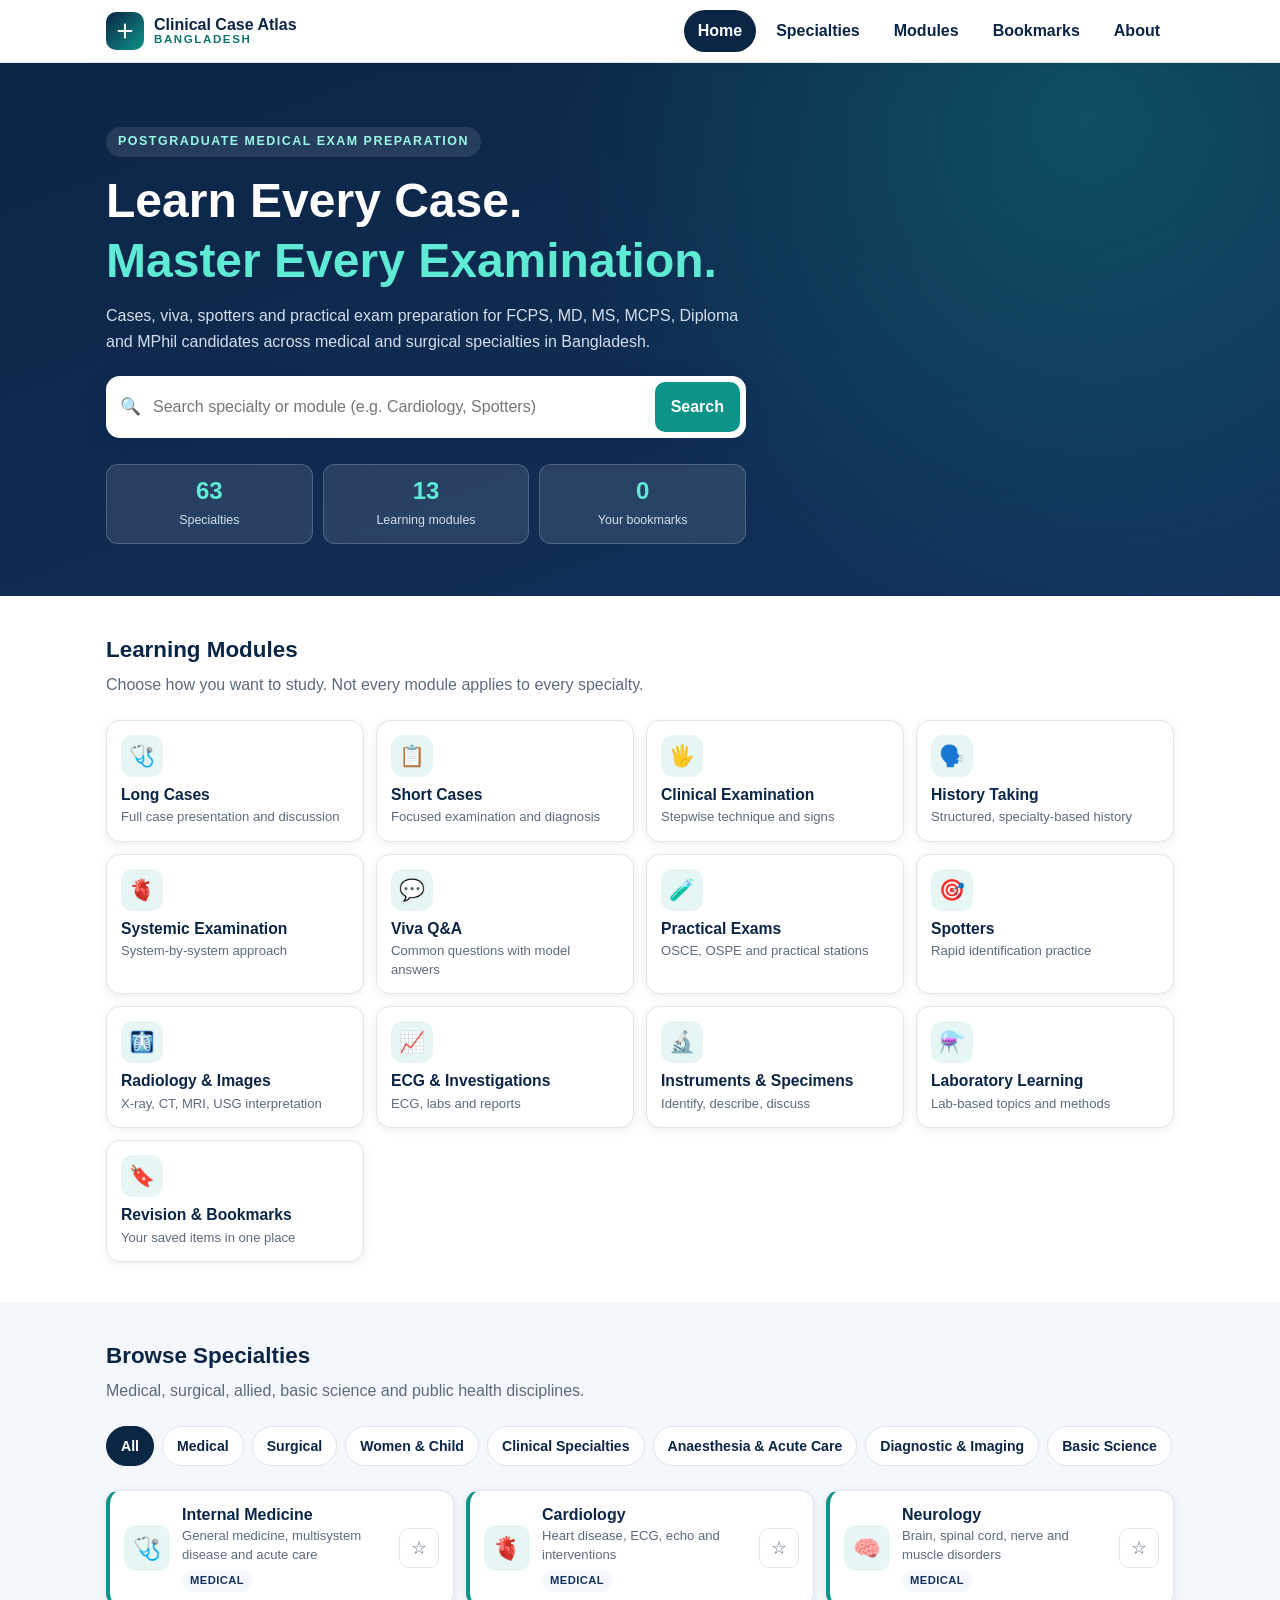
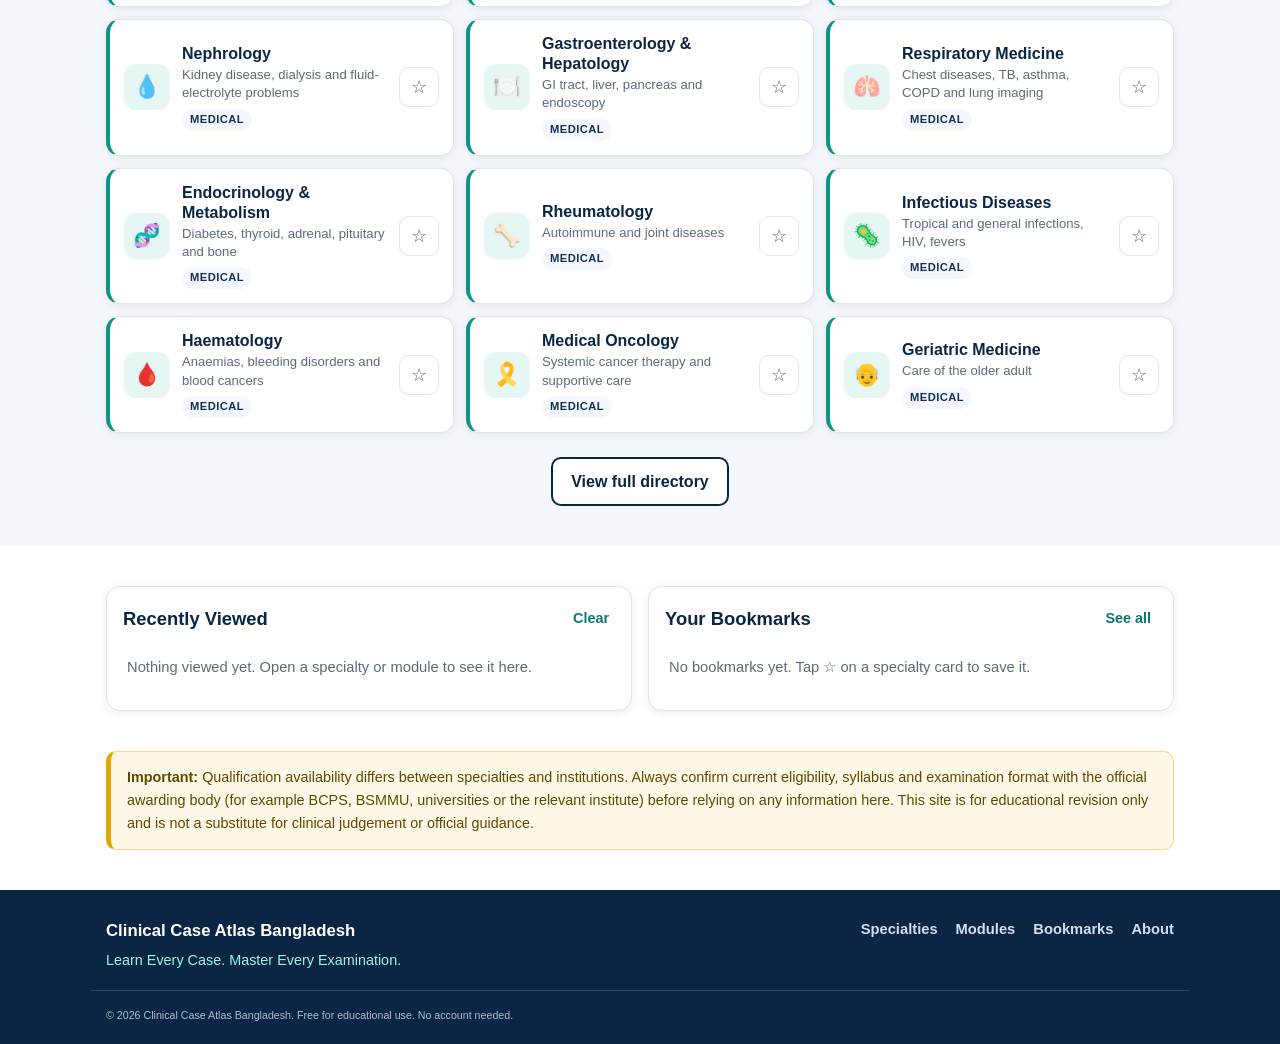
<file: index.html>
<!DOCTYPE html>
<html lang="en">
<head>
  <meta charset="UTF-8">
  <meta name="viewport" content="width=device-width, initial-scale=1">
  <meta name="description" content="Clinical Case Atlas Bangladesh: postgraduate medical examination preparation for FCPS, MD, MS, MCPS, Diploma and MPhil candidates.">
  <meta name="theme-color" content="#0b2545">
  <title>Clinical Case Atlas Bangladesh | Learn Every Case. Master Every Examination.</title>
  <link rel="stylesheet" href="css/style.css">
</head>
<body>

  <a class="skip-link" href="#main">Skip to content</a>

  <!-- HEADER -->
  <header class="site-header">
    <div class="container header-inner">
      <a class="brand" href="index.html" aria-label="Clinical Case Atlas Bangladesh home">
        <span class="brand-mark" aria-hidden="true">
          <svg viewBox="0 0 24 24" width="22" height="22" fill="none" stroke="currentColor" stroke-width="2.2" stroke-linecap="round" stroke-linejoin="round">
            <path d="M12 5v14M5 12h14"/>
          </svg>
        </span>
        <span class="brand-text">
          <strong>Clinical Case Atlas</strong>
          <small>Bangladesh</small>
        </span>
      </a>

      <button id="menuBtn" class="menu-btn" aria-label="Open menu" aria-expanded="false" aria-controls="navLinks">
        <span></span><span></span><span></span>
      </button>

      <nav id="navLinks" class="nav-links" aria-label="Main navigation">
        <a href="index.html" class="active">Home</a>
        <a href="specialties.html">Specialties</a>
        <a href="modules.html">Modules</a>
        <a href="bookmarks.html">Bookmarks</a>
        <a href="about.html">About</a>
      </nav>
    </div>
  </header>

  <main id="main">

    <!-- HERO -->
    <section class="hero">
      <div class="container hero-inner">
        <p class="eyebrow">Postgraduate Medical Exam Preparation</p>
        <h1>Learn Every Case.<br><span class="accent">Master Every Examination.</span></h1>
        <p class="hero-sub">
          Cases, viva, spotters and practical exam preparation for FCPS, MD, MS, MCPS,
          Diploma and MPhil candidates across medical and surgical specialties in Bangladesh.
        </p>

        <form class="search-box" id="searchForm" role="search" autocomplete="off">
          <label for="searchInput" class="sr-only">Search specialties and modules</label>
          <span class="search-icon" aria-hidden="true">🔍</span>
          <input type="search" id="searchInput" placeholder="Search specialty or module (e.g. Cardiology, Spotters)" />
          <button type="submit" class="btn btn-primary">Search</button>
        </form>
        <div id="searchResults" class="search-results" hidden></div>

        <div class="hero-stats">
          <div class="stat"><strong id="statSpecialties">0</strong><span>Specialties</span></div>
          <div class="stat"><strong id="statModules">13</strong><span>Learning modules</span></div>
          <div class="stat"><strong id="statBookmarks">0</strong><span>Your bookmarks</span></div>
        </div>
      </div>
    </section>

    <!-- LEARNING MODULES -->
    <section class="section" id="modules">
      <div class="container">
        <div class="section-head">
          <h2>Learning Modules</h2>
          <p>Choose how you want to study. Not every module applies to every specialty.</p>
        </div>

        <div class="module-grid">
          <a class="module-card" href="modules.html?m=long-cases"><span class="m-icon">🩺</span><h3>Long Cases</h3><p>Full case presentation and discussion</p></a>
          <a class="module-card" href="modules.html?m=short-cases"><span class="m-icon">📋</span><h3>Short Cases</h3><p>Focused examination and diagnosis</p></a>
          <a class="module-card" href="modules.html?m=clinical-examination"><span class="m-icon">🖐️</span><h3>Clinical Examination</h3><p>Stepwise technique and signs</p></a>
          <a class="module-card" href="modules.html?m=history-taking"><span class="m-icon">🗣️</span><h3>History Taking</h3><p>Structured, specialty-based history</p></a>
          <a class="module-card" href="modules.html?m=systemic-examination"><span class="m-icon">🫀</span><h3>Systemic Examination</h3><p>System-by-system approach</p></a>
          <a class="module-card" href="modules.html?m=viva"><span class="m-icon">💬</span><h3>Viva Q&amp;A</h3><p>Common questions with model answers</p></a>
          <a class="module-card" href="modules.html?m=practical"><span class="m-icon">🧪</span><h3>Practical Exams</h3><p>OSCE, OSPE and practical stations</p></a>
          <a class="module-card" href="modules.html?m=spotters"><span class="m-icon">🎯</span><h3>Spotters</h3><p>Rapid identification practice</p></a>
          <a class="module-card" href="modules.html?m=radiology"><span class="m-icon">🩻</span><h3>Radiology &amp; Images</h3><p>X-ray, CT, MRI, USG interpretation</p></a>
          <a class="module-card" href="modules.html?m=ecg-investigations"><span class="m-icon">📈</span><h3>ECG &amp; Investigations</h3><p>ECG, labs and reports</p></a>
          <a class="module-card" href="modules.html?m=instruments-specimens"><span class="m-icon">🔬</span><h3>Instruments &amp; Specimens</h3><p>Identify, describe, discuss</p></a>
          <a class="module-card" href="modules.html?m=laboratory"><span class="m-icon">⚗️</span><h3>Laboratory Learning</h3><p>Lab-based topics and methods</p></a>
          <a class="module-card" href="bookmarks.html"><span class="m-icon">🔖</span><h3>Revision &amp; Bookmarks</h3><p>Your saved items in one place</p></a>
        </div>
      </div>
    </section>

    <!-- SPECIALTIES -->
    <section class="section section-alt" id="specialties">
      <div class="container">
        <div class="section-head">
          <h2>Browse Specialties</h2>
          <p>Medical, surgical, allied, basic science and public health disciplines.</p>
        </div>

        <div id="filterChips" class="chips" role="group" aria-label="Filter specialties by category"></div>

        <div id="specialtyGrid" class="specialty-grid" aria-live="polite">
          <noscript><p>Please enable JavaScript to browse specialties.</p></noscript>
        </div>

        <div class="center">
          <a class="btn btn-outline" href="specialties.html">View full directory</a>
        </div>
      </div>
    </section>

    <!-- RECENT + BOOKMARKS -->
    <section class="section" id="my-study">
      <div class="container two-col">
        <div class="panel">
          <div class="panel-head">
            <h2>Recently Viewed</h2>
            <button id="clearRecent" class="link-btn" type="button">Clear</button>
          </div>
          <ul id="recentList" class="item-list"></ul>
        </div>

        <div class="panel">
          <div class="panel-head">
            <h2>Your Bookmarks</h2>
            <a class="link-btn" href="bookmarks.html">See all</a>
          </div>
          <ul id="bookmarkList" class="item-list"></ul>
        </div>
      </div>
    </section>

    <!-- NOTICE -->
    <section class="section section-notice">
      <div class="container">
        <div class="notice">
          <strong>Important:</strong>
          Qualification availability differs between specialties and institutions.
          Always confirm current eligibility, syllabus and examination format with the official
          awarding body (for example BCPS, BSMMU, universities or the relevant institute)
          before relying on any information here. This site is for educational revision only
          and is not a substitute for clinical judgement or official guidance.
        </div>
      </div>
    </section>

  </main>

  <!-- FOOTER -->
  <footer class="site-footer">
    <div class="container footer-inner">
      <div>
        <strong>Clinical Case Atlas Bangladesh</strong>
        <p>Learn Every Case. Master Every Examination.</p>
      </div>
      <div class="footer-links">
        <a href="specialties.html">Specialties</a>
        <a href="modules.html">Modules</a>
        <a href="bookmarks.html">Bookmarks</a>
        <a href="about.html">About</a>
      </div>
    </div>
    <div class="container footer-bottom">
      <small>&copy; <span id="year"></span> Clinical Case Atlas Bangladesh. Free for educational use. No account needed.</small>
    </div>
  </footer>

  <!-- Scripts (order matters) -->
  <script src="js/data.js"></script>
  <script src="js/storage.js"></script>
  <script src="js/app.js"></script>
</body>
</html>
</file>
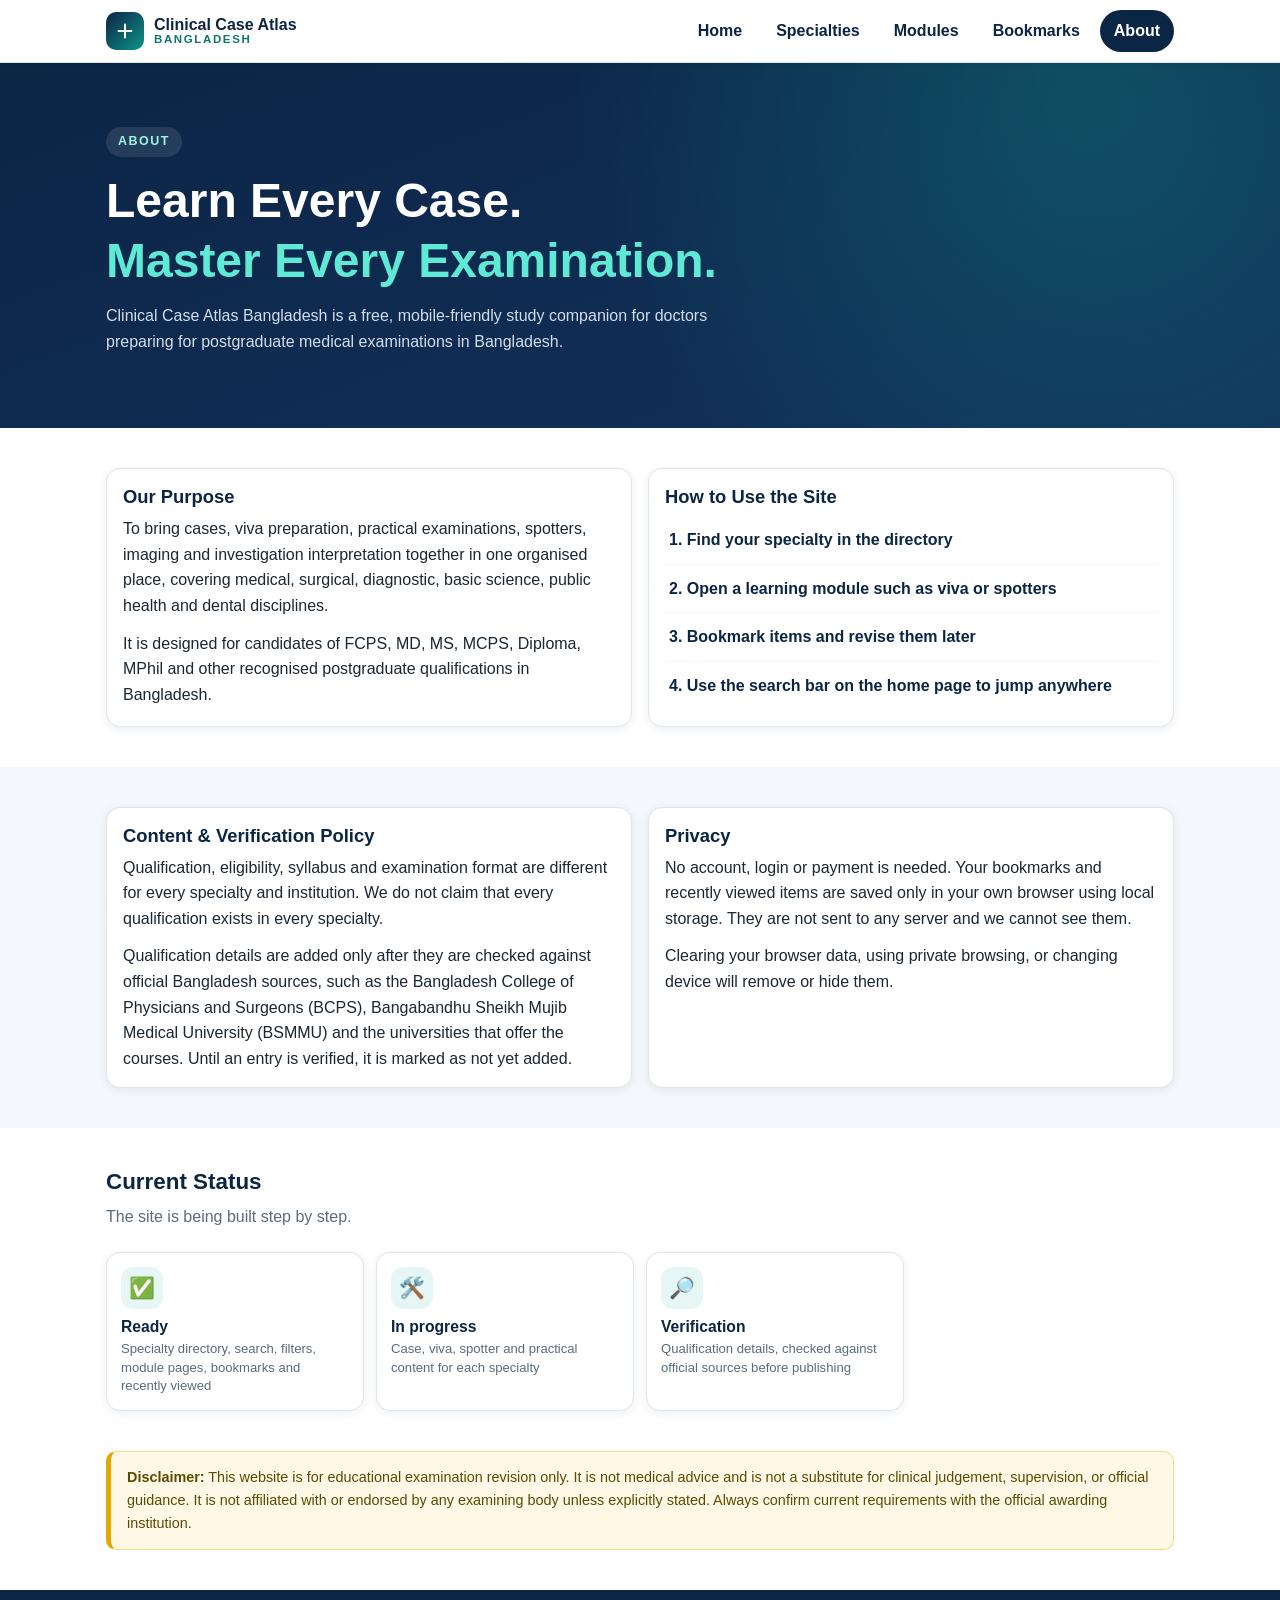
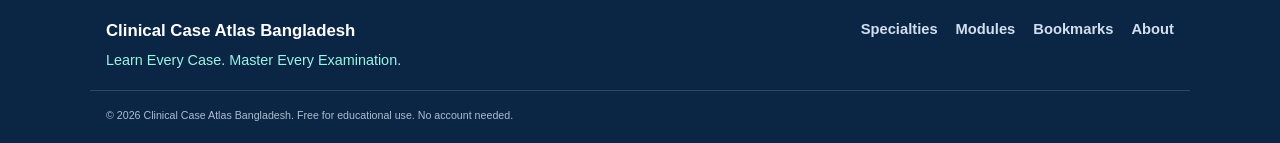
<file: about.html>
<!DOCTYPE html>
<html lang="en">
<head>
  <meta charset="UTF-8">
  <meta name="viewport" content="width=device-width, initial-scale=1">
  <meta name="description" content="About Clinical Case Atlas Bangladesh: purpose, how to use the site, content and verification policy, privacy and disclaimer.">
  <meta name="theme-color" content="#0b2545">
  <title>About | Clinical Case Atlas Bangladesh</title>
  <link rel="stylesheet" href="css/style.css">
</head>
<body>

  <a class="skip-link" href="#main">Skip to content</a>

  <!-- HEADER -->
  <header class="site-header">
    <div class="container header-inner">
      <a class="brand" href="index.html" aria-label="Clinical Case Atlas Bangladesh home">
        <span class="brand-mark" aria-hidden="true">
          <svg viewBox="0 0 24 24" width="22" height="22" fill="none" stroke="currentColor" stroke-width="2.2" stroke-linecap="round" stroke-linejoin="round">
            <path d="M12 5v14M5 12h14"/>
          </svg>
        </span>
        <span class="brand-text">
          <strong>Clinical Case Atlas</strong>
          <small>Bangladesh</small>
        </span>
      </a>

      <button id="menuBtn" class="menu-btn" aria-label="Open menu" aria-expanded="false" aria-controls="navLinks">
        <span></span><span></span><span></span>
      </button>

      <nav id="navLinks" class="nav-links" aria-label="Main navigation">
        <a href="index.html">Home</a>
        <a href="specialties.html">Specialties</a>
        <a href="modules.html">Modules</a>
        <a href="bookmarks.html">Bookmarks</a>
        <a href="about.html" class="active">About</a>
      </nav>
    </div>
  </header>

  <main id="main">

    <!-- PAGE HERO -->
    <section class="hero">
      <div class="container hero-inner">
        <p class="eyebrow">About</p>
        <h1>Learn Every Case.<br><span class="accent">Master Every Examination.</span></h1>
        <p class="hero-sub">
          Clinical Case Atlas Bangladesh is a free, mobile-friendly study companion for doctors
          preparing for postgraduate medical examinations in Bangladesh.
        </p>
      </div>
    </section>

    <!-- ABOUT CONTENT -->
    <section class="section">
      <div class="container two-col">

        <div class="panel">
          <div class="panel-head"><h2>Our Purpose</h2></div>
          <p>
            To bring cases, viva preparation, practical examinations, spotters, imaging and
            investigation interpretation together in one organised place, covering medical,
            surgical, diagnostic, basic science, public health and dental disciplines.
          </p>
          <p style="margin:0;">
            It is designed for candidates of FCPS, MD, MS, MCPS, Diploma, MPhil and other recognised
            postgraduate qualifications in Bangladesh.
          </p>
        </div>

        <div class="panel">
          <div class="panel-head"><h2>How to Use the Site</h2></div>
          <ul class="item-list">
            <li><a href="specialties.html" style="cursor:pointer;">1. Find your specialty in the directory</a></li>
            <li><a href="modules.html">2. Open a learning module such as viva or spotters</a></li>
            <li><a href="bookmarks.html">3. Bookmark items and revise them later</a></li>
            <li><a href="index.html">4. Use the search bar on the home page to jump anywhere</a></li>
          </ul>
        </div>

      </div>
    </section>

    <section class="section section-alt">
      <div class="container two-col">

        <div class="panel">
          <div class="panel-head"><h2>Content &amp; Verification Policy</h2></div>
          <p>
            Qualification, eligibility, syllabus and examination format are different for every
            specialty and institution. We do not claim that every qualification exists in every
            specialty.
          </p>
          <p style="margin:0;">
            Qualification details are added only after they are checked against official Bangladesh
            sources, such as the Bangladesh College of Physicians and Surgeons (BCPS), Bangabandhu
            Sheikh Mujib Medical University (BSMMU) and the universities that offer the courses.
            Until an entry is verified, it is marked as not yet added.
          </p>
        </div>

        <div class="panel">
          <div class="panel-head"><h2>Privacy</h2></div>
          <p>
            No account, login or payment is needed. Your bookmarks and recently viewed items are
            saved only in your own browser using local storage. They are not sent to any server and
            we cannot see them.
          </p>
          <p style="margin:0;">
            Clearing your browser data, using private browsing, or changing device will remove or
            hide them.
          </p>
        </div>

      </div>
    </section>

    <!-- STATUS -->
    <section class="section">
      <div class="container">
        <div class="section-head">
          <h2>Current Status</h2>
          <p>The site is being built step by step.</p>
        </div>
        <div class="module-grid">
          <div class="module-card"><span class="m-icon">✅</span><h3>Ready</h3><p>Specialty directory, search, filters, module pages, bookmarks and recently viewed</p></div>
          <div class="module-card"><span class="m-icon">🛠️</span><h3>In progress</h3><p>Case, viva, spotter and practical content for each specialty</p></div>
          <div class="module-card"><span class="m-icon">🔎</span><h3>Verification</h3><p>Qualification details, checked against official sources before publishing</p></div>
        </div>
      </div>
    </section>

    <!-- DISCLAIMER -->
    <section class="section section-notice">
      <div class="container">
        <div class="notice">
          <strong>Disclaimer:</strong>
          This website is for educational examination revision only. It is not medical advice and is
          not a substitute for clinical judgement, supervision, or official guidance. It is not
          affiliated with or endorsed by any examining body unless explicitly stated. Always confirm
          current requirements with the official awarding institution.
        </div>
      </div>
    </section>

  </main>

  <!-- FOOTER -->
  <footer class="site-footer">
    <div class="container footer-inner">
      <div>
        <strong>Clinical Case Atlas Bangladesh</strong>
        <p>Learn Every Case. Master Every Examination.</p>
      </div>
      <div class="footer-links">
        <a href="specialties.html">Specialties</a>
        <a href="modules.html">Modules</a>
        <a href="bookmarks.html">Bookmarks</a>
        <a href="about.html">About</a>
      </div>
    </div>
    <div class="container footer-bottom">
      <small>&copy; <span id="year"></span> Clinical Case Atlas Bangladesh. Free for educational use. No account needed.</small>
    </div>
  </footer>

  <!-- Scripts (order matters) -->
  <script src="js/data.js"></script>
  <script src="js/storage.js"></script>
  <script src="js/app.js"></script>
</body>
</html>
</file>
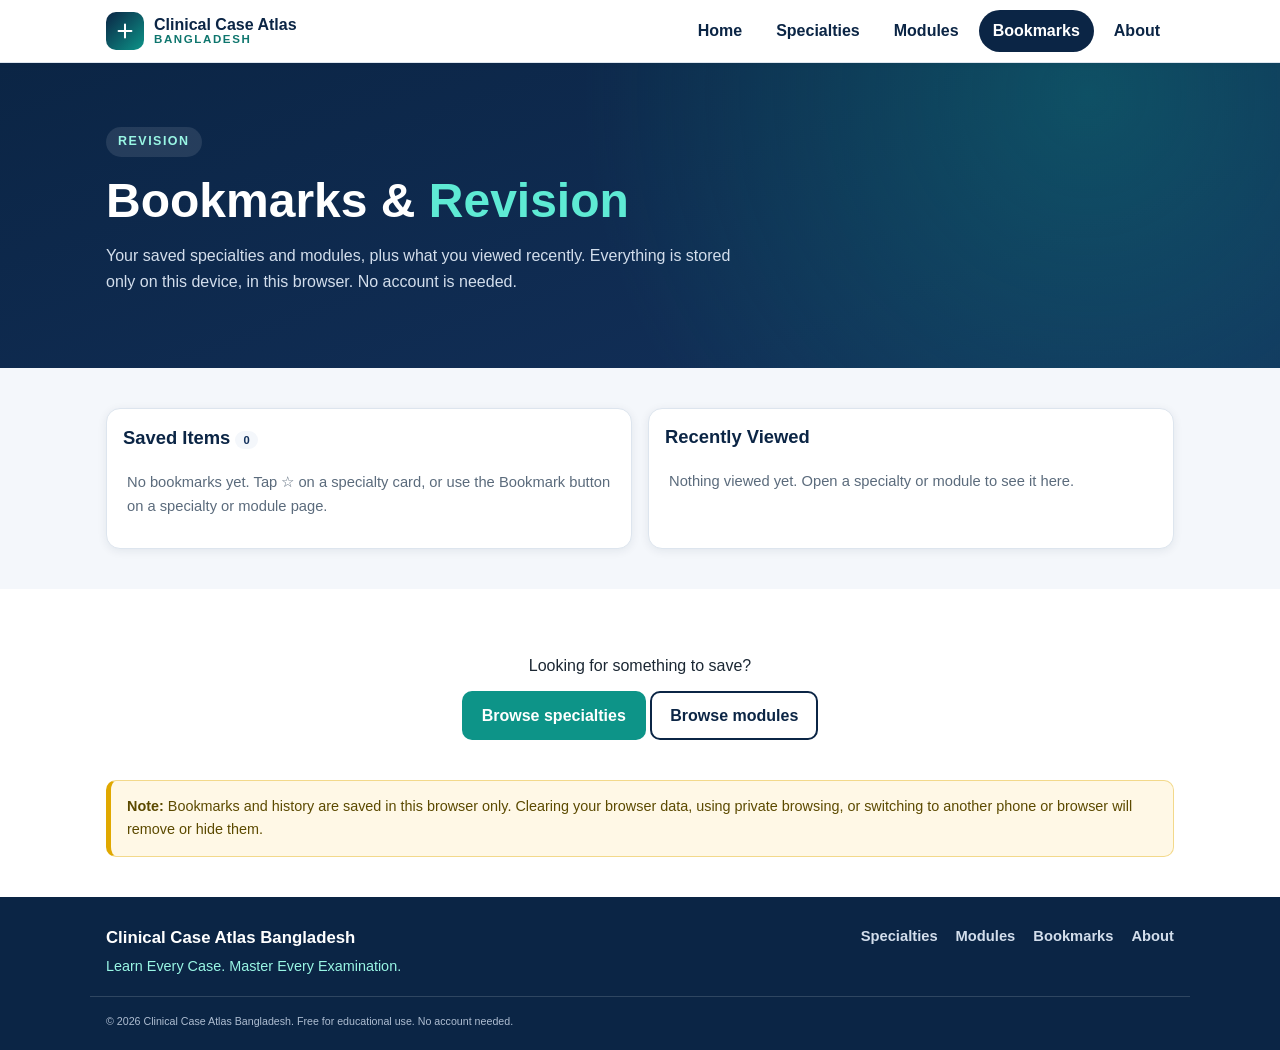
<file: bookmarks.html>
<!DOCTYPE html>
<html lang="en">
<head>
  <meta charset="UTF-8">
  <meta name="viewport" content="width=device-width, initial-scale=1">
  <meta name="theme-color" content="#0b2545">
  <title>Bookmarks &amp; Revision | Clinical Case Atlas Bangladesh</title>
  <link rel="stylesheet" href="css/style.css">
</head>
<body>

  <a class="skip-link" href="#main">Skip to content</a>

  <!-- HEADER -->
  <header class="site-header">
    <div class="container header-inner">
      <a class="brand" href="index.html" aria-label="Clinical Case Atlas Bangladesh home">
        <span class="brand-mark" aria-hidden="true">
          <svg viewBox="0 0 24 24" width="22" height="22" fill="none" stroke="currentColor" stroke-width="2.2" stroke-linecap="round" stroke-linejoin="round">
            <path d="M12 5v14M5 12h14"/>
          </svg>
        </span>
        <span class="brand-text">
          <strong>Clinical Case Atlas</strong>
          <small>Bangladesh</small>
        </span>
      </a>

      <button id="menuBtn" class="menu-btn" aria-label="Open menu" aria-expanded="false" aria-controls="navLinks">
        <span></span><span></span><span></span>
      </button>

      <nav id="navLinks" class="nav-links" aria-label="Main navigation">
        <a href="index.html">Home</a>
        <a href="specialties.html">Specialties</a>
        <a href="modules.html">Modules</a>
        <a href="bookmarks.html" class="active">Bookmarks</a>
        <a href="about.html">About</a>
      </nav>
    </div>
  </header>

  <main id="main">

    <!-- PAGE HERO -->
    <section class="hero">
      <div class="container hero-inner">
        <p class="eyebrow">Revision</p>
        <h1>Bookmarks &amp; <span class="accent">Revision</span></h1>
        <p class="hero-sub">
          Your saved specialties and modules, plus what you viewed recently. Everything is stored
          only on this device, in this browser. No account is needed.
        </p>
      </div>
    </section>

    <!-- LISTS -->
    <section class="section section-alt">
      <div class="container two-col">

        <div class="panel">
          <div class="panel-head">
            <h2>Saved Items <span id="bmCount" class="badge">0</span></h2>
            <button id="bmClear" class="link-btn" type="button">Clear all</button>
          </div>
          <ul id="bmList" class="item-list"></ul>
        </div>

        <div class="panel">
          <div class="panel-head">
            <h2>Recently Viewed</h2>
            <button id="rvClear" class="link-btn" type="button">Clear</button>
          </div>
          <ul id="rvList" class="item-list"></ul>
        </div>

      </div>
    </section>

    <!-- BROWSE LINKS -->
    <section class="section">
      <div class="container center">
        <p>Looking for something to save?</p>
        <a class="btn btn-primary" href="specialties.html">Browse specialties</a>
        <a class="btn btn-outline" href="modules.html">Browse modules</a>
      </div>
    </section>

    <!-- NOTICE -->
    <section class="section section-notice">
      <div class="container">
        <div class="notice">
          <strong>Note:</strong>
          Bookmarks and history are saved in this browser only. Clearing your browser data, using
          private browsing, or switching to another phone or browser will remove or hide them.
        </div>
      </div>
    </section>

  </main>

  <!-- FOOTER -->
  <footer class="site-footer">
    <div class="container footer-inner">
      <div>
        <strong>Clinical Case Atlas Bangladesh</strong>
        <p>Learn Every Case. Master Every Examination.</p>
      </div>
      <div class="footer-links">
        <a href="specialties.html">Specialties</a>
        <a href="modules.html">Modules</a>
        <a href="bookmarks.html">Bookmarks</a>
        <a href="about.html">About</a>
      </div>
    </div>
    <div class="container footer-bottom">
      <small>&copy; <span id="year"></span> Clinical Case Atlas Bangladesh. Free for educational use. No account needed.</small>
    </div>
  </footer>

  <!-- Scripts (order matters) -->
  <script src="js/data.js"></script>
  <script src="js/storage.js"></script>
  <script src="js/app.js"></script>

  <!-- Page script -->
  <script>
    (function () {
      "use strict";

      var STORE = window.ATLAS_STORE;
      var UI = window.ATLAS_UI;
      if (!STORE || !UI) return;

      function $(id) { return document.getElementById(id); }

      function typeLabel(type) {
        return type === "module" ? "Module" : "Specialty";
      }

      function itemHtml(it, withRemove) {
        return '<li style="display:flex;align-items:center;gap:8px;">' +
                 '<a href="' + UI.escapeHtml(it.url) + '" style="flex:1;min-width:0;">' +
                   '<span aria-hidden="true">' + it.icon + '</span>' +
                   '<span>' + UI.escapeHtml(it.name) + '</span>' +
                   '<small style="margin-left:auto;color:var(--muted);font-weight:500;">' + typeLabel(it.type) + '</small>' +
                 '</a>' +
                 (withRemove
                   ? '<button type="button" class="link-btn" data-remove-type="' + UI.escapeHtml(it.type) +
                     '" data-remove-id="' + UI.escapeHtml(it.id) + '" aria-label="Remove ' + UI.escapeHtml(it.name) + ' from bookmarks">Remove</button>'
                   : '') +
               '</li>';
      }

      function render() {
        var bookmarks = STORE.getBookmarks();
        var recent = STORE.getRecent();

        $("bmCount").textContent = bookmarks.length;
        $("bmList").innerHTML = bookmarks.length
          ? bookmarks.map(function (it) { return itemHtml(it, true); }).join("")
          : '<li class="empty">No bookmarks yet. Tap ☆ on a specialty card, or use the Bookmark button on a specialty or module page.</li>';

        $("rvList").innerHTML = recent.length
          ? recent.map(function (it) { return itemHtml(it, false); }).join("")
          : '<li class="empty">Nothing viewed yet. Open a specialty or module to see it here.</li>';

        $("bmClear").hidden = bookmarks.length === 0;
        $("rvClear").hidden = recent.length === 0;
      }

      /* Remove a single bookmark */
      $("bmList").addEventListener("click", function (e) {
        var btn = e.target.closest("[data-remove-id]");
        if (!btn) return;
        STORE.removeBookmark(btn.getAttribute("data-remove-type"), btn.getAttribute("data-remove-id"));
      });

      /* Clear all bookmarks (asks first) */
      $("bmClear").addEventListener("click", function () {
        if (window.confirm("Remove all saved bookmarks?")) {
          STORE.clearBookmarks();
        }
      });

      /* Clear recently viewed */
      $("rvClear").addEventListener("click", function () {
        STORE.clearRecent();
      });

      document.addEventListener("atlas:storage", render);
      render();
    })();
  </script>
</body>
</html>
</file>
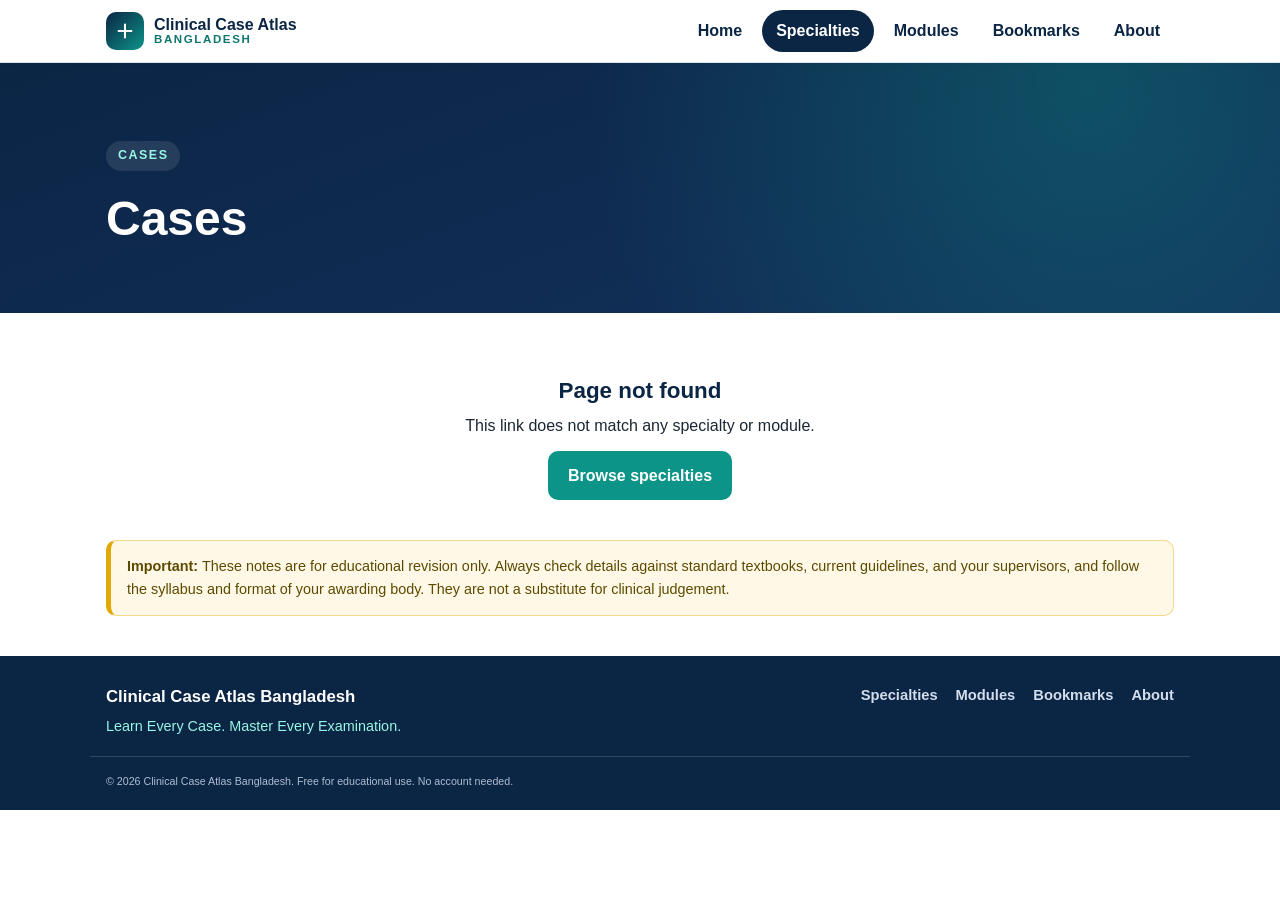
<file: cases.html>
<!DOCTYPE html>
<html lang="en">
<head>
  <meta charset="UTF-8">
  <meta name="viewport" content="width=device-width, initial-scale=1">
  <meta name="theme-color" content="#0b2545">
  <title>Cases | Clinical Case Atlas Bangladesh</title>
  <link rel="stylesheet" href="css/style.css">
</head>
<body>

  <a class="skip-link" href="#main">Skip to content</a>

  <!-- HEADER -->
  <header class="site-header">
    <div class="container header-inner">
      <a class="brand" href="index.html" aria-label="Clinical Case Atlas Bangladesh home">
        <span class="brand-mark" aria-hidden="true">
          <svg viewBox="0 0 24 24" width="22" height="22" fill="none" stroke="currentColor" stroke-width="2.2" stroke-linecap="round" stroke-linejoin="round">
            <path d="M12 5v14M5 12h14"/>
          </svg>
        </span>
        <span class="brand-text">
          <strong>Clinical Case Atlas</strong>
          <small>Bangladesh</small>
        </span>
      </a>

      <button id="menuBtn" class="menu-btn" aria-label="Open menu" aria-expanded="false" aria-controls="navLinks">
        <span></span><span></span><span></span>
      </button>

      <nav id="navLinks" class="nav-links" aria-label="Main navigation">
        <a href="index.html">Home</a>
        <a href="specialties.html" class="active">Specialties</a>
        <a href="modules.html">Modules</a>
        <a href="bookmarks.html">Bookmarks</a>
        <a href="about.html">About</a>
      </nav>
    </div>
  </header>

  <main id="main">

    <!-- HERO (filled by the page script) -->
    <section class="hero">
      <div class="container hero-inner">
        <p style="margin:0 0 14px;font-size:0.9rem;">
          <a id="csBack" href="specialties.html" style="color:#99f6e4;">&larr; Specialties</a>
        </p>
        <span id="csEyebrow" class="eyebrow">Cases</span>
        <h1 id="csName" style="margin-top:4px;">Loading...</h1>
        <p id="csDesc" class="hero-sub" style="margin-bottom:0;"></p>
      </div>
    </section>

    <!-- CASE LIST -->
    <section class="section section-alt" id="csList" hidden>
      <div class="container">
        <form class="search-box" id="csFilterForm" role="search" autocomplete="off" style="max-width:none;margin-bottom:18px;box-shadow:var(--shadow);">
          <label for="csFilter" class="sr-only">Filter cases</label>
          <span class="search-icon" aria-hidden="true">🔍</span>
          <input type="search" id="csFilter" placeholder="Filter cases by title or topic" />
        </form>
        <div id="csGrid" class="specialty-grid"></div>
      </div>
    </section>

    <!-- CASE DETAIL -->
    <section class="section" id="csDetail" hidden>
      <div class="container" style="max-width:820px;">
        <div id="csDetailBody"></div>
        <div id="csPager" style="display:flex;justify-content:space-between;gap:10px;flex-wrap:wrap;margin-top:8px;"></div>
      </div>
    </section>

    <!-- COMING SOON -->
    <section class="section" id="csComing" hidden>
      <div class="container center">
        <h2>Content coming soon</h2>
        <p>Cases for this specialty and module have not been added yet.</p>
        <a id="csComingLink" class="btn btn-primary" href="specialties.html">Back</a>
      </div>
    </section>

    <!-- INVALID LINK -->
    <section class="section" id="csInvalid" hidden>
      <div class="container center">
        <h2>Page not found</h2>
        <p>This link does not match any specialty or module.</p>
        <a class="btn btn-primary" href="specialties.html">Browse specialties</a>
      </div>
    </section>

    <!-- NOTICE -->
    <section class="section section-notice">
      <div class="container">
        <div class="notice">
          <strong>Important:</strong>
          These notes are for educational revision only. Always check details against standard
          textbooks, current guidelines, and your supervisors, and follow the syllabus and format of
          your awarding body. They are not a substitute for clinical judgement.
        </div>
      </div>
    </section>

  </main>

  <!-- FOOTER -->
  <footer class="site-footer">
    <div class="container footer-inner">
      <div>
        <strong>Clinical Case Atlas Bangladesh</strong>
        <p>Learn Every Case. Master Every Examination.</p>
      </div>
      <div class="footer-links">
        <a href="specialties.html">Specialties</a>
        <a href="modules.html">Modules</a>
        <a href="bookmarks.html">Bookmarks</a>
        <a href="about.html">About</a>
      </div>
    </div>
    <div class="container footer-bottom">
      <small>&copy; <span id="year"></span> Clinical Case Atlas Bangladesh. Free for educational use. No account needed.</small>
    </div>
  </footer>

  <!-- Scripts (order matters) -->
  <script src="js/data.js"></script>
  <script src="js/storage.js"></script>
  <script src="js/app.js"></script>

  <!-- Page script -->
  <script>
    (function () {
      "use strict";

      var DATA = window.ATLAS_DATA;
      var UI = window.ATLAS_UI;
      if (!DATA || !UI) return;

      function $(id) { return document.getElementById(id); }
      function esc(t) { return UI.escapeHtml(t == null ? "" : t); }

      var params = new URLSearchParams(window.location.search);
      var sid = params.get("s");
      var mid = params.get("m");
      var cid = params.get("c");

      var sp = sid ? DATA.getSpecialty(sid) : null;
      var mod = mid ? DATA.getModule(mid) : null;

      function showOnly(id) {
        ["csList", "csDetail", "csComing", "csInvalid"].forEach(function (x) {
          $(x).hidden = (x !== id);
        });
      }

      function listUrl() {
        return "cases.html?s=" + encodeURIComponent(sid) + "&m=" + encodeURIComponent(mid);
      }
      function caseUrl(id) {
        return listUrl() + "&c=" + encodeURIComponent(id);
      }

      /* ----- Invalid link ----- */
      if (!sp || !mod) {
        $("csName").textContent = "Cases";
        $("csEyebrow").textContent = "Cases";
        $("csBack").hidden = true;
        showOnly("csInvalid");
        return;
      }

      document.title = mod.name + " - " + sp.name + " | Clinical Case Atlas Bangladesh";
      $("csEyebrow").textContent = sp.name;
      $("csName").textContent = mod.name;
      $("csDesc").textContent = mod.desc;
      $("csBack").href = UI.specialtyUrl(sp.id);
      $("csBack").innerHTML = "&larr; Back to " + esc(sp.name);
      $("csComingLink").href = UI.specialtyUrl(sp.id);
      $("csComingLink").textContent = "Back to " + sp.name;

      var key = sid + ":" + mid;
      var cases = [];

      /* ----- Load the content file ----- */
      function start() {
        var pack = window.ATLAS_CONTENT && window.ATLAS_CONTENT[key];
        if (!pack || !pack.cases || !pack.cases.length) {
          showOnly("csComing");
          return;
        }
        cases = pack.cases;
        if (cid) { renderDetail(); } else { renderList(); }
      }

      if (window.ATLAS_CONTENT && window.ATLAS_CONTENT[key]) {
        start();
      } else {
        var script = document.createElement("script");
        script.src = "content/" + sid + "-" + mid + ".js";
        script.onload = start;
        script.onerror = function () { showOnly("csComing"); };
        document.body.appendChild(script);
      }

      /* ----- Case list ----- */
      function cardHtml(c) {
        var tags = (c.tags || []).slice(0, 3).map(function (t) {
          return '<span class="badge" style="margin-right:4px;">' + esc(t) + '</span>';
        }).join("");
        return '<article class="specialty-card">' +
                 '<a href="' + caseUrl(c.id) + '" style="display:block;flex:1;min-width:0;color:inherit;text-decoration:none;">' +
                   '<h3>' + esc(c.title) + '</h3>' +
                   '<p>' + esc(c.summary || "") + '</p>' +
                   (tags ? '<div style="margin-top:6px;">' + tags + '</div>' : '') +
                 '</a>' +
               '</article>';
      }

      function renderList() {
        showOnly("csList");
        $("csDesc").textContent = cases.length + (cases.length === 1 ? " case" : " cases") + " available. Tap a case to open it.";

        function draw(filter) {
          var q = (filter || "").trim().toLowerCase();
          var shown = cases.filter(function (c) {
            if (!q) return true;
            var text = (c.title + " " + (c.summary || "") + " " + (c.tags || []).join(" ")).toLowerCase();
            return text.indexOf(q) !== -1;
          });
          $("csGrid").innerHTML = shown.length
            ? shown.map(cardHtml).join("")
            : "<p>No cases match your filter.</p>";
        }

        $("csFilter").addEventListener("input", function () { draw(this.value); });
        $("csFilterForm").addEventListener("submit", function (e) { e.preventDefault(); });
        draw("");
      }

      /* ----- Case detail ----- */
      function renderDetail() {
        var index = -1;
        for (var i = 0; i < cases.length; i++) {
          if (cases[i].id === cid) { index = i; break; }
        }
        if (index === -1) {
          $("csDesc").textContent = "That case was not found.";
          renderList();
          return;
        }

        var c = cases[index];
        showOnly("csDetail");
        document.title = c.title + " | Clinical Case Atlas Bangladesh";
        $("csEyebrow").textContent = sp.name + " - " + mod.name;
        $("csName").textContent = c.title;
        $("csDesc").textContent = c.summary || "";
        $("csBack").href = listUrl();
        $("csBack").innerHTML = "&larr; All " + esc(mod.name);

        var html = "";

        (c.sections || []).forEach(function (sec) {
          html += '<div class="panel" style="margin-bottom:16px;">' +
                    '<div class="panel-head"><h2>' + esc(sec.heading) + '</h2></div>';
          if (sec.text) html += '<p>' + esc(sec.text) + '</p>';
          if (sec.items && sec.items.length) {
            html += '<ul style="margin:0;padding-left:20px;">' +
                      sec.items.map(function (it) {
                        return '<li style="margin-bottom:5px;">' + esc(it) + '</li>';
                      }).join("") +
                    '</ul>';
          }
          html += '</div>';
        });

        if (c.viva && c.viva.length) {
          html += '<div class="panel" style="margin-bottom:16px;">' +
                    '<div class="panel-head"><h2>Viva Questions</h2></div>' +
                    c.viva.map(function (v) {
                      return '<details style="border-bottom:1px solid var(--bg-alt);padding:10px 0;">' +
                               '<summary style="font-weight:600;color:var(--navy);cursor:pointer;">' + esc(v.q) + '</summary>' +
                               '<p style="margin:8px 0 0;">' + esc(v.a) + '</p>' +
                             '</details>';
                    }).join("") +
                  '</div>';
        }

        $("csDetailBody").innerHTML = html;

        /* Previous / next case */
        var pager = "";
        if (index > 0) {
          pager += '<a class="btn btn-outline" href="' + caseUrl(cases[index - 1].id) + '">&larr; Previous</a>';
        } else {
          pager += "<span></span>";
        }
        if (index < cases.length - 1) {
          pager += '<a class="btn btn-outline" href="' + caseUrl(cases[index + 1].id) + '">Next &rarr;</a>';
        }
        $("csPager").innerHTML = pager;

        window.scrollTo(0, 0);
      }
    })();
  </script>
</body>
</html>
</file>
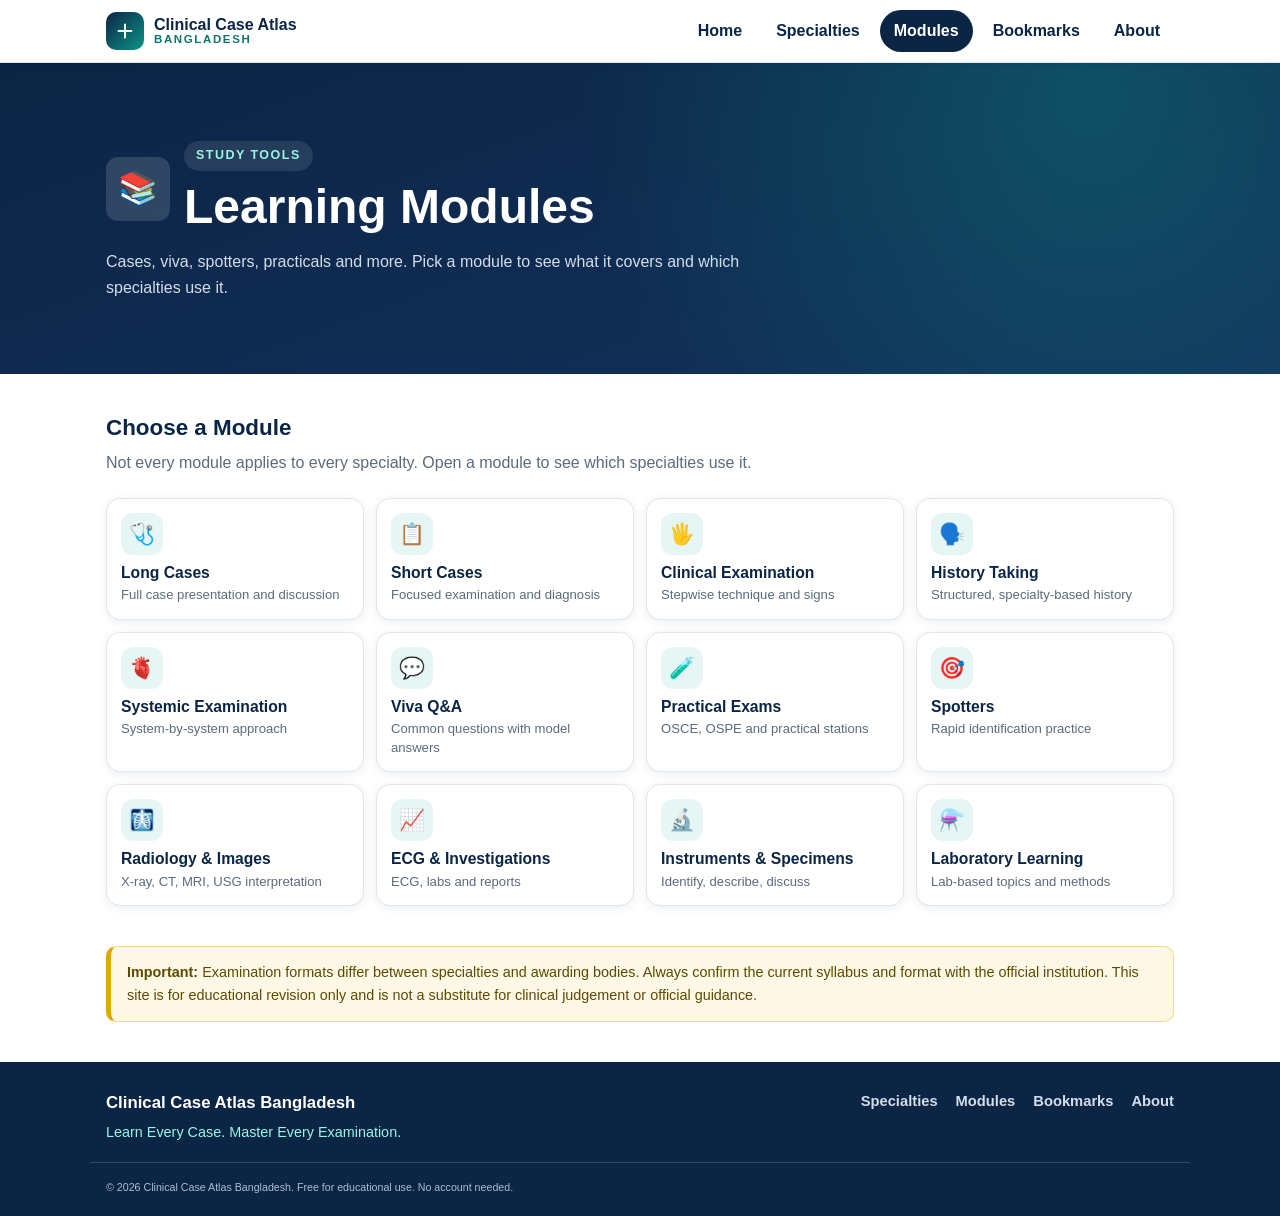
<file: modules.html>
<!DOCTYPE html>
<html lang="en">
<head>
  <meta charset="UTF-8">
  <meta name="viewport" content="width=device-width, initial-scale=1">
  <meta name="theme-color" content="#0b2545">
  <title>Learning Modules | Clinical Case Atlas Bangladesh</title>
  <link rel="stylesheet" href="css/style.css">
</head>
<body>

  <a class="skip-link" href="#main">Skip to content</a>

  <!-- HEADER -->
  <header class="site-header">
    <div class="container header-inner">
      <a class="brand" href="index.html" aria-label="Clinical Case Atlas Bangladesh home">
        <span class="brand-mark" aria-hidden="true">
          <svg viewBox="0 0 24 24" width="22" height="22" fill="none" stroke="currentColor" stroke-width="2.2" stroke-linecap="round" stroke-linejoin="round">
            <path d="M12 5v14M5 12h14"/>
          </svg>
        </span>
        <span class="brand-text">
          <strong>Clinical Case Atlas</strong>
          <small>Bangladesh</small>
        </span>
      </a>

      <button id="menuBtn" class="menu-btn" aria-label="Open menu" aria-expanded="false" aria-controls="navLinks">
        <span></span><span></span><span></span>
      </button>

      <nav id="navLinks" class="nav-links" aria-label="Main navigation">
        <a href="index.html">Home</a>
        <a href="specialties.html">Specialties</a>
        <a href="modules.html" class="active">Modules</a>
        <a href="bookmarks.html">Bookmarks</a>
        <a href="about.html">About</a>
      </nav>
    </div>
  </header>

  <main id="main">

    <!-- HERO (text is filled by the page script) -->
    <section class="hero">
      <div class="container hero-inner">
        <p style="margin:0 0 14px;font-size:0.9rem;">
          <a id="mdBack" href="modules.html" style="color:#99f6e4;">&larr; All modules</a>
        </p>

        <div style="display:flex;align-items:center;gap:14px;margin-bottom:12px;">
          <span id="mdIcon" class="m-icon" aria-hidden="true"
                style="width:64px;height:64px;font-size:2rem;background:rgba(255,255,255,0.14);flex:0 0 auto;">📚</span>
          <div style="min-width:0;">
            <span id="mdEyebrow" class="eyebrow" style="margin-bottom:6px;">Learning Module</span>
            <h1 id="mdName" style="margin:0;">Learning Modules</h1>
          </div>
        </div>

        <p id="mdDesc" class="hero-sub" style="margin-top:6px;"></p>

        <button type="button" id="mdBookmark" class="btn btn-outline" aria-pressed="false" hidden>☆ Bookmark</button>
      </div>
    </section>

    <!-- OVERVIEW: all modules (shown when no module is chosen) -->
    <section class="section" id="mdOverview" hidden>
      <div class="container">
        <div class="section-head">
          <h2>Choose a Module</h2>
          <p>Not every module applies to every specialty. Open a module to see which specialties use it.</p>
        </div>
        <div id="mdAll" class="module-grid"></div>
      </div>
    </section>

    <!-- DETAIL: one module -->
    <section class="section" id="mdDetail" hidden>
      <div class="container two-col">

        <div class="panel">
          <div class="panel-head"><h2>What this module will cover</h2></div>
          <ul id="mdCovers" class="item-list"></ul>
          <p style="margin:14px 0 0;">
            <span class="badge">Content coming soon</span>
          </p>
        </div>

        <div class="panel">
          <div class="panel-head">
            <h2>Specialties using this module</h2>
            <span id="mdCount" class="badge"></span>
          </div>
          <ul id="mdSpecialties" class="item-list"></ul>
        </div>

      </div>
    </section>

    <!-- NOTICE -->
    <section class="section section-notice">
      <div class="container">
        <div class="notice">
          <strong>Important:</strong>
          Examination formats differ between specialties and awarding bodies. Always confirm the
          current syllabus and format with the official institution. This site is for educational
          revision only and is not a substitute for clinical judgement or official guidance.
        </div>
      </div>
    </section>

  </main>

  <!-- FOOTER -->
  <footer class="site-footer">
    <div class="container footer-inner">
      <div>
        <strong>Clinical Case Atlas Bangladesh</strong>
        <p>Learn Every Case. Master Every Examination.</p>
      </div>
      <div class="footer-links">
        <a href="specialties.html">Specialties</a>
        <a href="modules.html">Modules</a>
        <a href="bookmarks.html">Bookmarks</a>
        <a href="about.html">About</a>
      </div>
    </div>
    <div class="container footer-bottom">
      <small>&copy; <span id="year"></span> Clinical Case Atlas Bangladesh. Free for educational use. No account needed.</small>
    </div>
  </footer>

  <!-- Scripts (order matters) -->
  <script src="js/data.js"></script>
  <script src="js/storage.js"></script>
  <script src="js/app.js"></script>

  <!-- Page script -->
  <script>
    (function () {
      "use strict";

      var DATA = window.ATLAS_DATA;
      var STORE = window.ATLAS_STORE;
      var UI = window.ATLAS_UI;
      if (!DATA || !STORE || !UI) return;

      function $(id) { return document.getElementById(id); }

      /* Planned coverage for each module (a guide, not final syllabus) */
      var COVERS = {
        "long-cases": [
          "Structured case presentation from history to management",
          "Key positive and negative findings",
          "Differential diagnosis and reasoning",
          "Investigation plan and interpretation",
          "Common examiner discussion points"
        ],
        "short-cases": [
          "Focused examination of common exam cases",
          "Spot diagnosis and key signs",
          "How to present findings in a short time",
          "Common follow-up questions"
        ],
        "clinical-examination": [
          "Step-by-step examination technique",
          "Eliciting and interpreting clinical signs",
          "Common mistakes to avoid"
        ],
        "history-taking": [
          "Structured history frameworks",
          "Specialty-specific questions and red flags",
          "Communication and presentation of the history"
        ],
        "systemic-examination": [
          "System-by-system examination approach",
          "Normal versus abnormal findings",
          "Linking findings to likely diagnoses"
        ],
        "viva": [
          "Frequently asked questions by topic",
          "Model answers in a clear exam structure",
          "Quick revision points"
        ],
        "practical": [
          "OSCE, OSPE and practical station preparation",
          "Marking-style checklists",
          "Common errors and examiner expectations"
        ],
        "spotters": [
          "Rapid identification of images, specimens and signs",
          "Key identifying features",
          "Likely questions on each spotter"
        ],
        "radiology": [
          "Systematic approach to X-ray, CT, MRI and ultrasound",
          "Classic imaging findings",
          "How to describe and report an image"
        ],
        "ecg-investigations": [
          "ECG interpretation approach",
          "Common laboratory and investigation reports",
          "Linking results to diagnosis and management"
        ],
        "instruments-specimens": [
          "Identification and description of instruments and specimens",
          "Uses, principles and complications",
          "Typical viva questions"
        ],
        "laboratory": [
          "Laboratory methods and principles",
          "Interpretation of results",
          "Quality control and common pitfalls"
        ]
      };

      var params = new URLSearchParams(window.location.search);
      var mid = params.get("m");
      var sid = params.get("s");
      var mod = mid ? DATA.getModule(mid) : null;
      var fromSp = sid ? DATA.getSpecialty(sid) : null;

      /* ----- Back link ----- */
      var back = $("mdBack");
      if (mod && fromSp) {
        back.href = UI.specialtyUrl(fromSp.id);
        back.innerHTML = "&larr; Back to " + UI.escapeHtml(fromSp.name);
      } else if (mod) {
        back.href = "modules.html";
        back.innerHTML = "&larr; All modules";
      } else {
        back.hidden = true;
      }

      /* ----- Overview (no valid module chosen) ----- */
      if (!mod) {
        $("mdOverview").hidden = false;
        $("mdName").textContent = "Learning Modules";
        $("mdEyebrow").textContent = "Study Tools";
        $("mdDesc").textContent = "Cases, viva, spotters, practicals and more. Pick a module to see what it covers and which specialties use it.";
        document.title = "Learning Modules | Clinical Case Atlas Bangladesh";

        $("mdAll").innerHTML = DATA.modules.map(function (m) {
          return '<a class="module-card" href="modules.html?m=' + encodeURIComponent(m.id) + '">' +
                   '<span class="m-icon" aria-hidden="true">' + m.icon + '</span>' +
                   '<h3>' + UI.escapeHtml(m.name) + '</h3>' +
                   '<p>' + UI.escapeHtml(m.desc) + '</p>' +
                 '</a>';
        }).join("");
        return;
      }

      /* ----- Detail (one module) ----- */
      $("mdDetail").hidden = false;
      document.title = mod.name + " | Clinical Case Atlas Bangladesh";
      $("mdIcon").textContent = mod.icon;
      $("mdName").textContent = mod.name;
      $("mdEyebrow").textContent = fromSp ? fromSp.name : "Learning Module";
      $("mdDesc").textContent = mod.desc;

      var covers = COVERS[mod.id] || [];
      $("mdCovers").innerHTML = covers.length
        ? covers.map(function (c) { return '<li><a href="#" onclick="return false;" style="cursor:default;">✔ ' + UI.escapeHtml(c) + '</a></li>'; }).join("")
        : '<li class="empty">Details coming soon.</li>';

      var users = DATA.specialties.filter(function (sp) {
        return sp.modules.indexOf(mod.id) !== -1;
      });
      $("mdCount").textContent = users.length + (users.length === 1 ? " specialty" : " specialties");
      $("mdSpecialties").innerHTML = users.length
        ? users.map(function (sp) {
            return '<li><a href="' + UI.specialtyUrl(sp.id) + '" data-track="specialty" data-id="' + UI.escapeHtml(sp.id) + '">' +
                     '<span aria-hidden="true">' + sp.icon + '</span>' +
                     '<span>' + UI.escapeHtml(sp.name) + '</span>' +
                   '</a></li>';
          }).join("")
        : '<li class="empty">No specialties listed yet.</li>';

      /* ----- Bookmark button ----- */
      var btn = $("mdBookmark");
      btn.hidden = false;
      function syncBookmark() {
        var saved = STORE.isBookmarked("module", mod.id);
        btn.textContent = saved ? "★ Bookmarked" : "☆ Bookmark";
        btn.setAttribute("aria-pressed", saved ? "true" : "false");
      }
      btn.addEventListener("click", function () {
        STORE.toggleBookmark("module", mod.id);
      });
      document.addEventListener("atlas:storage", syncBookmark);
      syncBookmark();

      /* ----- Recently viewed ----- */
      STORE.addRecent("module", mod.id);
    })();
  </script>
</body>
</html>
</file>
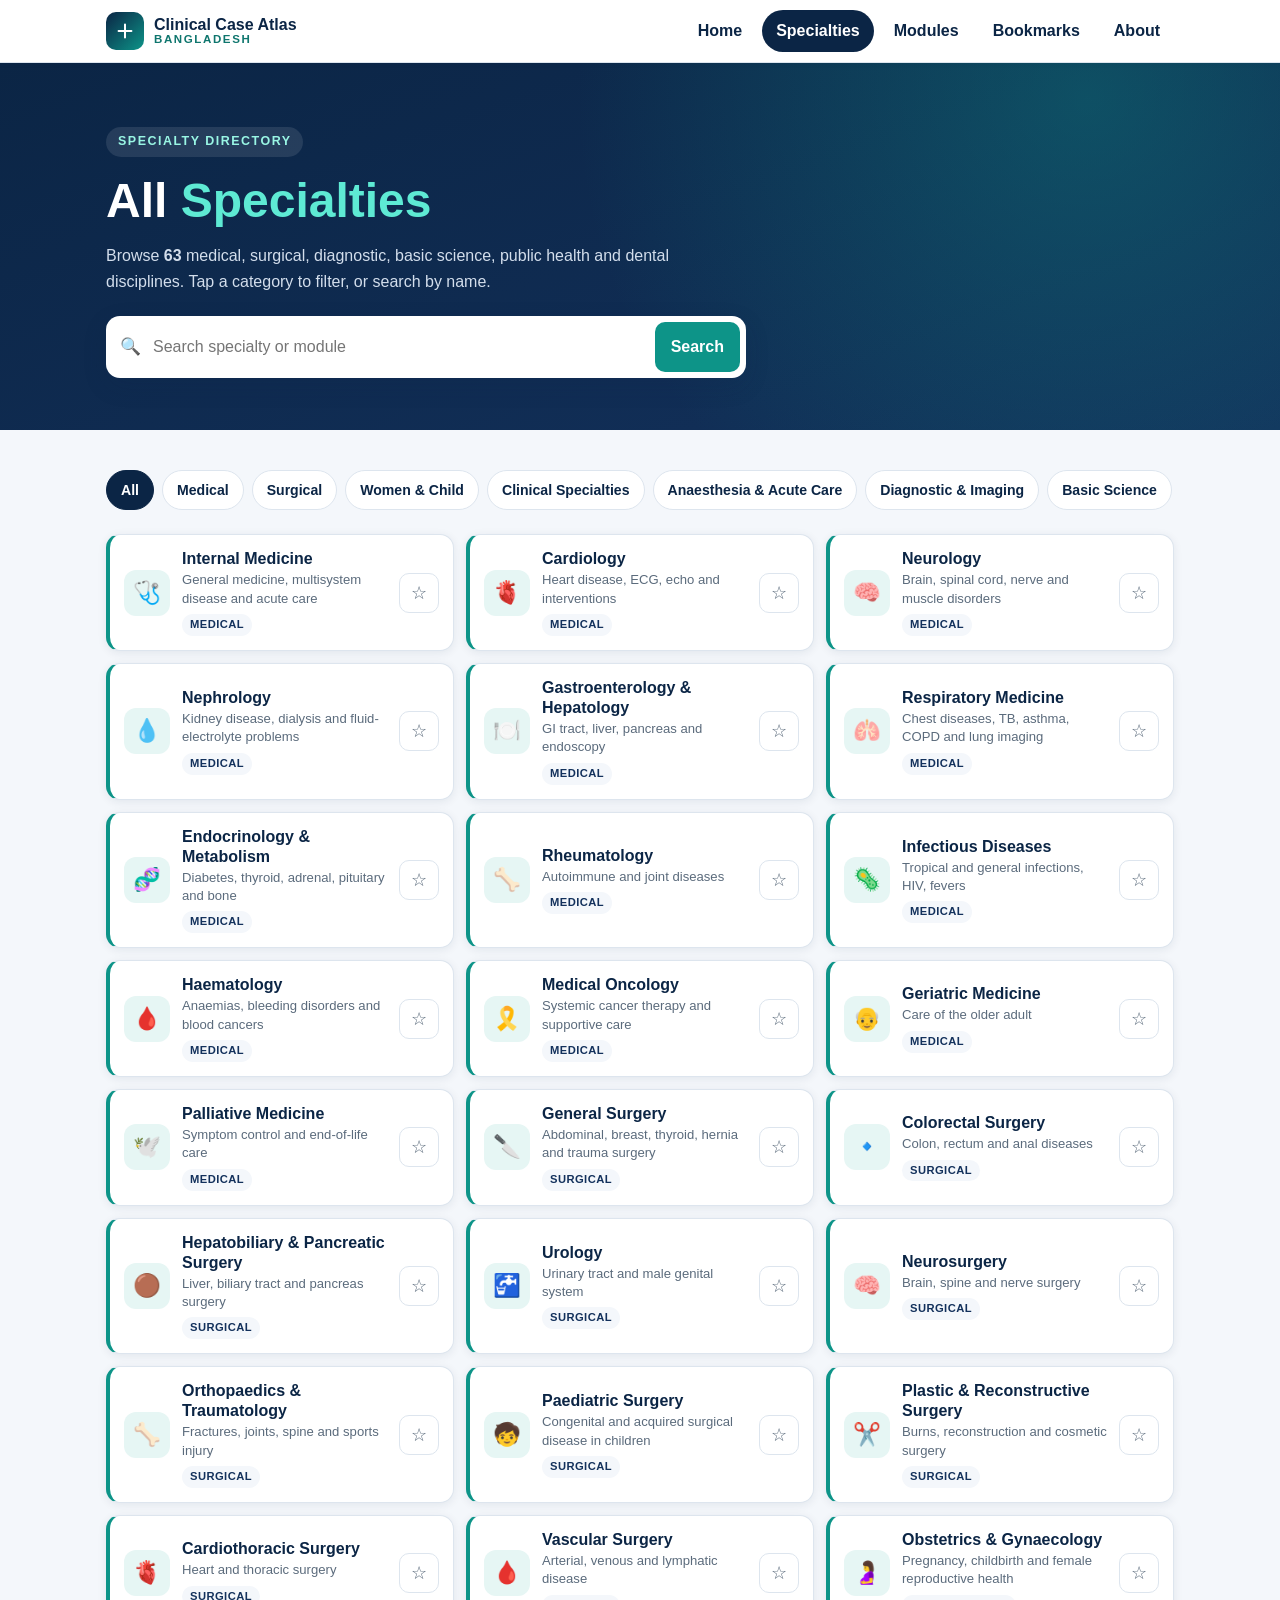
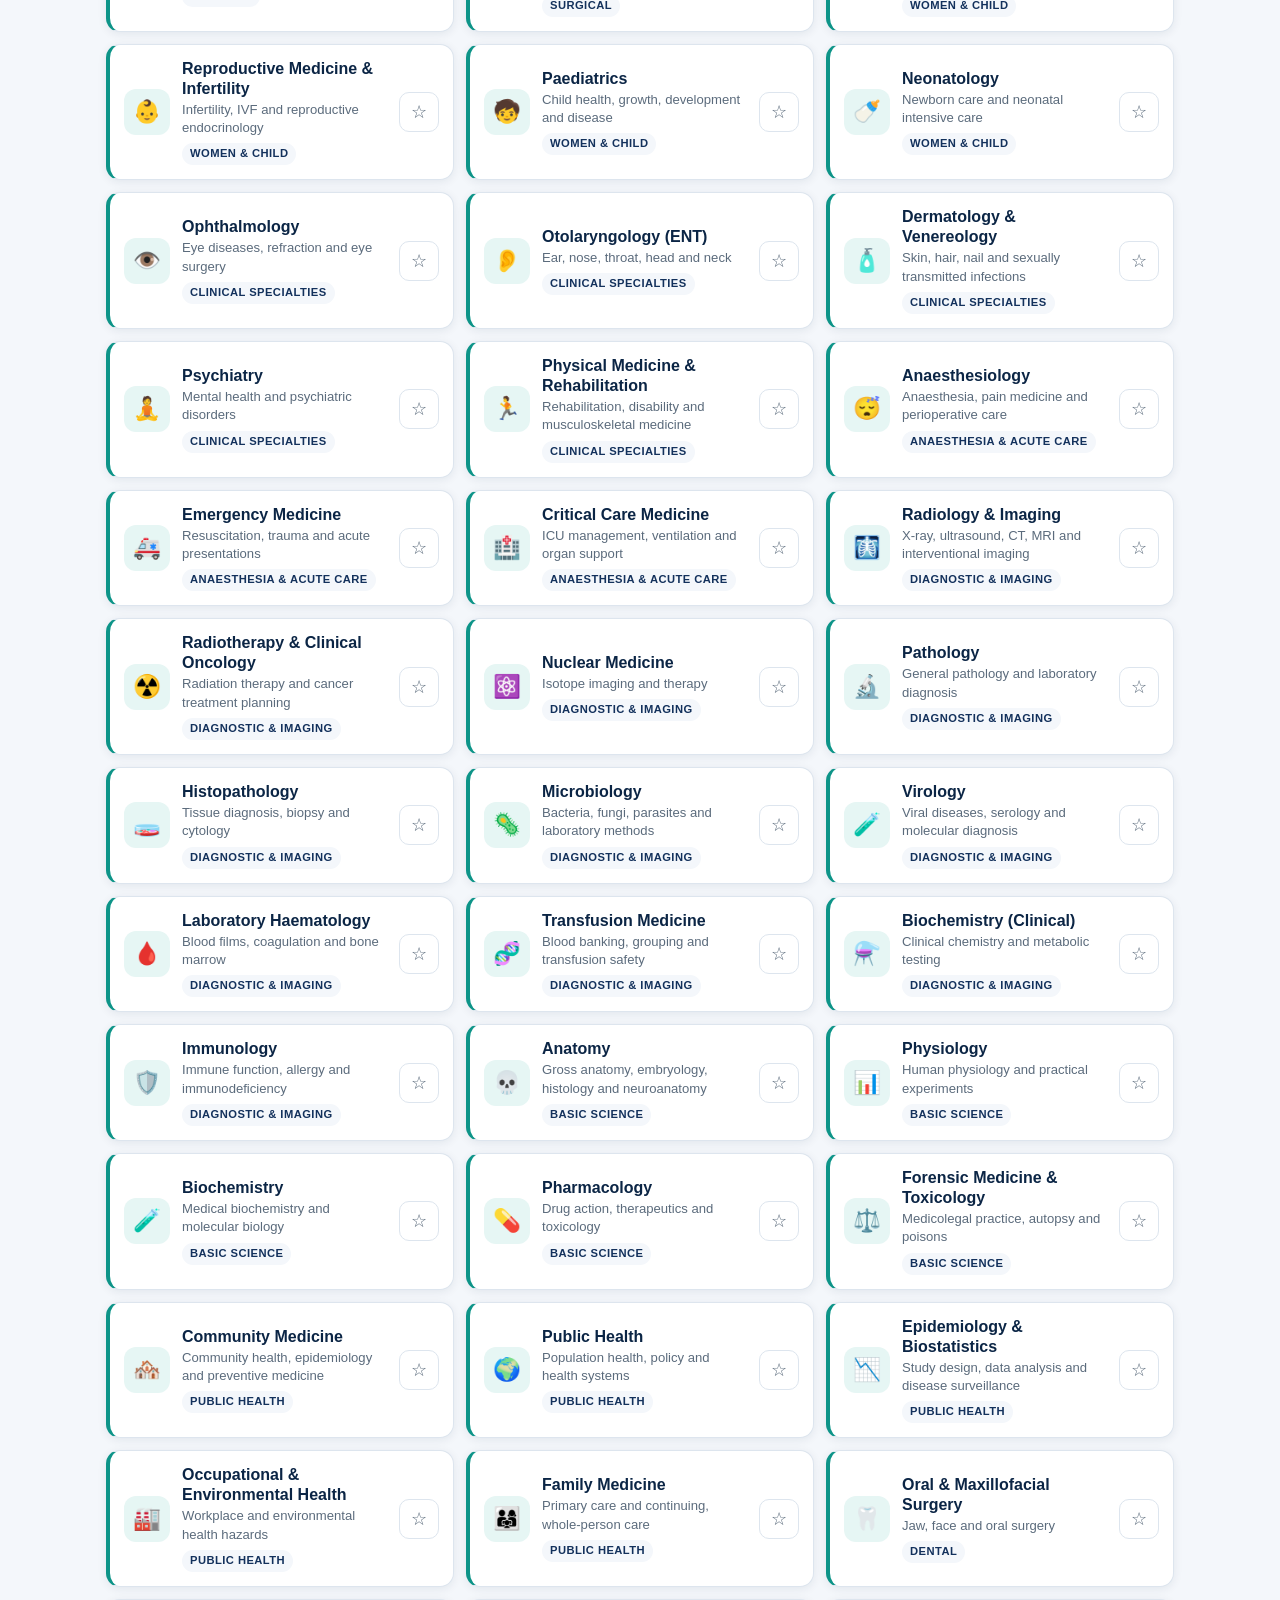
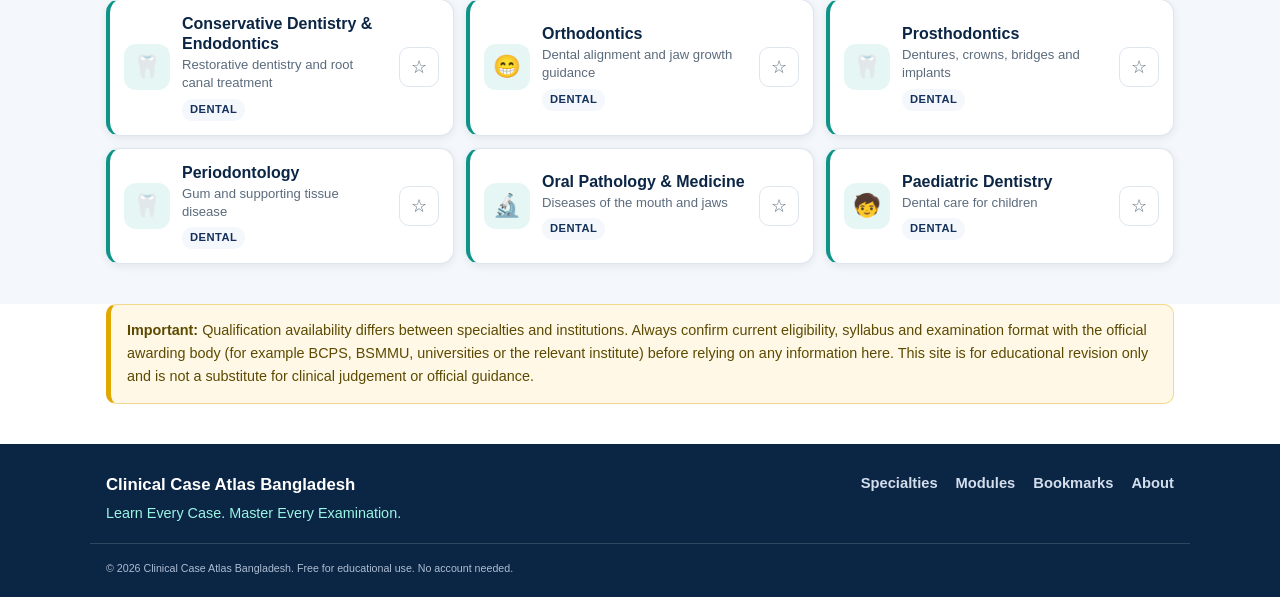
<file: specialties.html>
<!DOCTYPE html>
<html lang="en">
<head>
  <meta charset="UTF-8">
  <meta name="viewport" content="width=device-width, initial-scale=1">
  <meta name="description" content="Full directory of medical, surgical, diagnostic, basic science, public health and dental specialties on Clinical Case Atlas Bangladesh.">
  <meta name="theme-color" content="#0b2545">
  <title>Specialties | Clinical Case Atlas Bangladesh</title>
  <link rel="stylesheet" href="css/style.css">
</head>
<body>

  <a class="skip-link" href="#main">Skip to content</a>

  <!-- HEADER -->
  <header class="site-header">
    <div class="container header-inner">
      <a class="brand" href="index.html" aria-label="Clinical Case Atlas Bangladesh home">
        <span class="brand-mark" aria-hidden="true">
          <svg viewBox="0 0 24 24" width="22" height="22" fill="none" stroke="currentColor" stroke-width="2.2" stroke-linecap="round" stroke-linejoin="round">
            <path d="M12 5v14M5 12h14"/>
          </svg>
        </span>
        <span class="brand-text">
          <strong>Clinical Case Atlas</strong>
          <small>Bangladesh</small>
        </span>
      </a>

      <button id="menuBtn" class="menu-btn" aria-label="Open menu" aria-expanded="false" aria-controls="navLinks">
        <span></span><span></span><span></span>
      </button>

      <nav id="navLinks" class="nav-links" aria-label="Main navigation">
        <a href="index.html">Home</a>
        <a href="specialties.html" class="active">Specialties</a>
        <a href="modules.html">Modules</a>
        <a href="bookmarks.html">Bookmarks</a>
        <a href="about.html">About</a>
      </nav>
    </div>
  </header>

  <main id="main">

    <!-- PAGE HERO -->
    <section class="hero">
      <div class="container hero-inner">
        <p class="eyebrow">Specialty Directory</p>
        <h1>All <span class="accent">Specialties</span></h1>
        <p class="hero-sub">
          Browse <strong id="statSpecialties">0</strong> medical, surgical, diagnostic, basic science,
          public health and dental disciplines. Tap a category to filter, or search by name.
        </p>

        <form class="search-box" id="searchForm" role="search" autocomplete="off">
          <label for="searchInput" class="sr-only">Search specialties and modules</label>
          <span class="search-icon" aria-hidden="true">🔍</span>
          <input type="search" id="searchInput" placeholder="Search specialty or module" />
          <button type="submit" class="btn btn-primary">Search</button>
        </form>
        <div id="searchResults" class="search-results" hidden></div>
      </div>
    </section>

    <!-- DIRECTORY -->
    <section class="section section-alt">
      <div class="container">
        <div id="filterChips" class="chips" role="group" aria-label="Filter specialties by category"></div>

        <div id="specialtyGrid" class="specialty-grid" aria-live="polite">
          <noscript><p>Please enable JavaScript to browse specialties.</p></noscript>
        </div>
      </div>
    </section>

    <!-- NOTICE -->
    <section class="section section-notice">
      <div class="container">
        <div class="notice">
          <strong>Important:</strong>
          Qualification availability differs between specialties and institutions.
          Always confirm current eligibility, syllabus and examination format with the official
          awarding body (for example BCPS, BSMMU, universities or the relevant institute)
          before relying on any information here. This site is for educational revision only
          and is not a substitute for clinical judgement or official guidance.
        </div>
      </div>
    </section>

  </main>

  <!-- FOOTER -->
  <footer class="site-footer">
    <div class="container footer-inner">
      <div>
        <strong>Clinical Case Atlas Bangladesh</strong>
        <p>Learn Every Case. Master Every Examination.</p>
      </div>
      <div class="footer-links">
        <a href="specialties.html">Specialties</a>
        <a href="modules.html">Modules</a>
        <a href="bookmarks.html">Bookmarks</a>
        <a href="about.html">About</a>
      </div>
    </div>
    <div class="container footer-bottom">
      <small>&copy; <span id="year"></span> Clinical Case Atlas Bangladesh. Free for educational use. No account needed.</small>
    </div>
  </footer>

  <!-- Scripts (order matters) -->
  <script src="js/data.js"></script>
  <script src="js/storage.js"></script>
  <script src="js/app.js"></script>
</body>
</html>
</file>
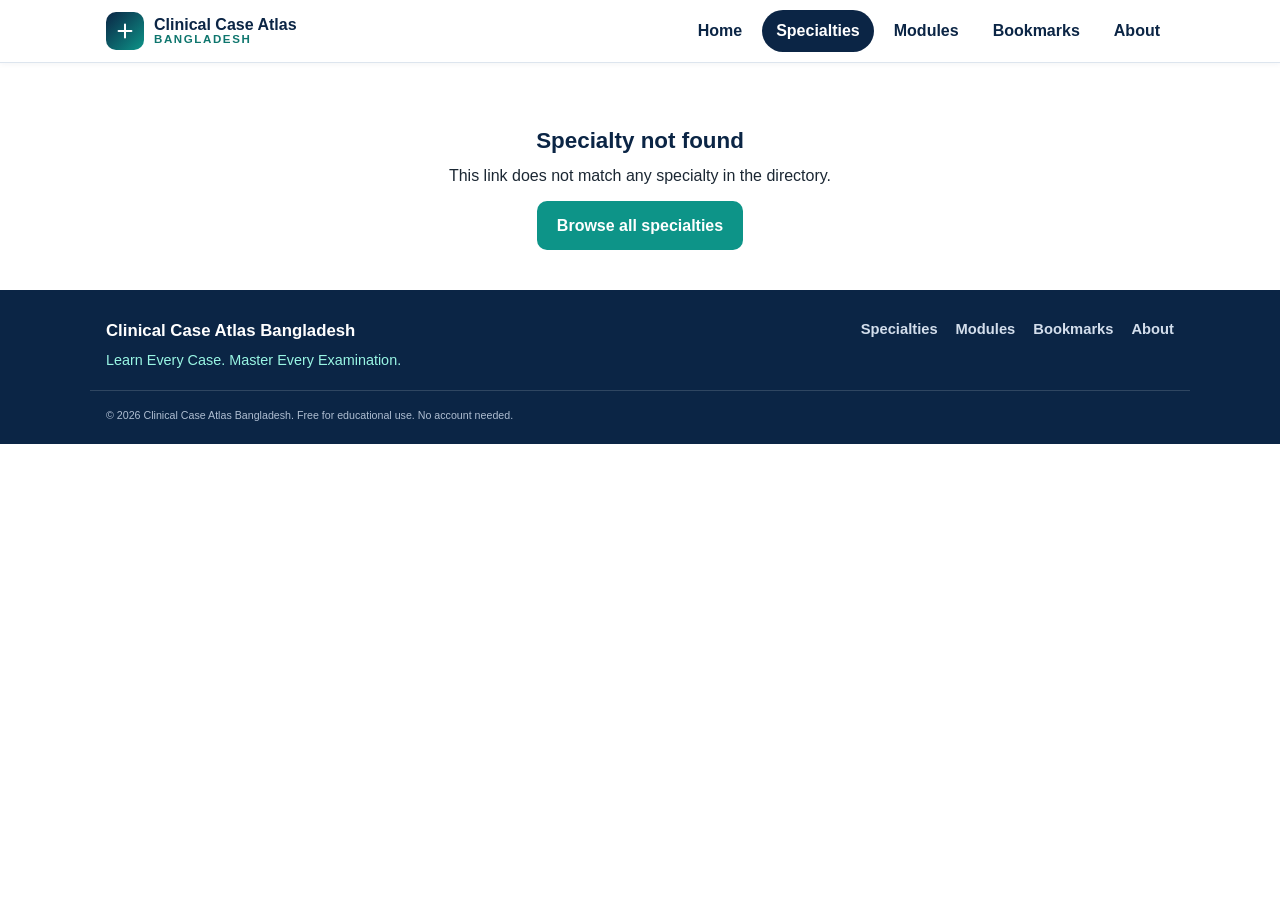
<file: specialty.html>
<!DOCTYPE html>
<html lang="en">
<head>
  <meta charset="UTF-8">
  <meta name="viewport" content="width=device-width, initial-scale=1">
  <meta name="theme-color" content="#0b2545">
  <title>Specialty | Clinical Case Atlas Bangladesh</title>
  <link rel="stylesheet" href="css/style.css">
</head>
<body>

  <a class="skip-link" href="#main">Skip to content</a>

  <!-- HEADER -->
  <header class="site-header">
    <div class="container header-inner">
      <a class="brand" href="index.html" aria-label="Clinical Case Atlas Bangladesh home">
        <span class="brand-mark" aria-hidden="true">
          <svg viewBox="0 0 24 24" width="22" height="22" fill="none" stroke="currentColor" stroke-width="2.2" stroke-linecap="round" stroke-linejoin="round">
            <path d="M12 5v14M5 12h14"/>
          </svg>
        </span>
        <span class="brand-text">
          <strong>Clinical Case Atlas</strong>
          <small>Bangladesh</small>
        </span>
      </a>

      <button id="menuBtn" class="menu-btn" aria-label="Open menu" aria-expanded="false" aria-controls="navLinks">
        <span></span><span></span><span></span>
      </button>

      <nav id="navLinks" class="nav-links" aria-label="Main navigation">
        <a href="index.html">Home</a>
        <a href="specialties.html" class="active">Specialties</a>
        <a href="modules.html">Modules</a>
        <a href="bookmarks.html">Bookmarks</a>
        <a href="about.html">About</a>
      </nav>
    </div>
  </header>

  <main id="main">

    <!-- SPECIALTY HERO -->
    <section class="hero" id="spHero">
      <div class="container hero-inner">
        <p style="margin:0 0 14px;font-size:0.9rem;">
          <a href="specialties.html" style="color:#99f6e4;">&larr; All specialties</a>
        </p>

        <div style="display:flex;align-items:center;gap:14px;margin-bottom:12px;">
          <span id="spIcon" class="m-icon" aria-hidden="true"
                style="width:64px;height:64px;font-size:2rem;background:rgba(255,255,255,0.14);flex:0 0 auto;">🩺</span>
          <div style="min-width:0;">
            <span id="spCat" class="eyebrow" style="margin-bottom:6px;">Specialty</span>
            <h1 id="spName" style="margin:0;">Loading...</h1>
          </div>
        </div>

        <p id="spDesc" class="hero-sub" style="margin-top:6px;"></p>

        <button type="button" id="spBookmark" class="btn btn-outline" aria-pressed="false">☆ Bookmark</button>
      </div>
    </section>

    <!-- MODULES FOR THIS SPECIALTY -->
    <section class="section" id="spModulesSection">
      <div class="container">
        <div class="section-head">
          <h2>Learning Modules</h2>
          <p>Modules planned for this specialty. Content is being added step by step.</p>
        </div>
        <div id="spModules" class="module-grid"></div>
      </div>
    </section>

    <!-- QUALIFICATION NOTE -->
    <section class="section section-alt" id="spQualSection">
      <div class="container">
        <div class="panel">
          <div class="panel-head"><h2>Qualifications &amp; Examinations</h2></div>
          <p>
            Qualification details for this specialty have not been added yet.
            Availability of FCPS, MD, MS, MCPS, Diploma, MPhil and other degrees differs between
            specialties and institutions, so each entry will be added only after it is verified from
            official Bangladesh sources.
          </p>
          <p style="margin:0;color:var(--muted);font-size:0.9rem;">
            Until then, please confirm eligibility, syllabus and examination format with the
            relevant awarding body (for example BCPS, BSMMU or the university offering the course).
          </p>
        </div>
      </div>
    </section>

    <!-- RELATED SPECIALTIES -->
    <section class="section" id="spRelatedSection">
      <div class="container">
        <div class="section-head">
          <h2>Related Specialties</h2>
          <p>Other disciplines in the same category.</p>
        </div>
        <div id="spRelated" class="module-grid"></div>
      </div>
    </section>

    <!-- NOT FOUND -->
    <section class="section" id="spNotFound" hidden>
      <div class="container center">
        <h2>Specialty not found</h2>
        <p>This link does not match any specialty in the directory.</p>
        <a class="btn btn-primary" href="specialties.html">Browse all specialties</a>
      </div>
    </section>

  </main>

  <!-- FOOTER -->
  <footer class="site-footer">
    <div class="container footer-inner">
      <div>
        <strong>Clinical Case Atlas Bangladesh</strong>
        <p>Learn Every Case. Master Every Examination.</p>
      </div>
      <div class="footer-links">
        <a href="specialties.html">Specialties</a>
        <a href="modules.html">Modules</a>
        <a href="bookmarks.html">Bookmarks</a>
        <a href="about.html">About</a>
      </div>
    </div>
    <div class="container footer-bottom">
      <small>&copy; <span id="year"></span> Clinical Case Atlas Bangladesh. Free for educational use. No account needed.</small>
    </div>
  </footer>

  <!-- Scripts (order matters) -->
  <script src="js/data.js"></script>
  <script src="js/storage.js"></script>
  <script src="js/app.js"></script>

  <!-- Page script: fills this page for the chosen specialty -->
  <script>
    (function () {
      "use strict";

      var DATA = window.ATLAS_DATA;
      var STORE = window.ATLAS_STORE;
      var UI = window.ATLAS_UI;
      if (!DATA || !STORE || !UI) return;

      function $(id) { return document.getElementById(id); }

      var params = new URLSearchParams(window.location.search);
      var id = params.get("id");
      var sp = id ? DATA.getSpecialty(id) : null;

      if (!sp) {
        $("spHero").hidden = true;
        $("spModulesSection").hidden = true;
        $("spQualSection").hidden = true;
        $("spRelatedSection").hidden = true;
        $("spNotFound").hidden = false;
        document.title = "Specialty not found | Clinical Case Atlas Bangladesh";
        return;
      }

      /* Hero */
      var cat = DATA.getCategory(sp.category);
      document.title = sp.name + " | Clinical Case Atlas Bangladesh";
      $("spIcon").textContent = sp.icon;
      $("spName").textContent = sp.name;
      $("spDesc").textContent = sp.desc;
      $("spCat").textContent = cat ? cat.name : "Specialty";

      /* Modules planned for this specialty */
      var modHtml = "";
      sp.modules.forEach(function (mid) {
        var m = DATA.getModule(mid);
        if (!m) return;
                var isCaseModule = (m.id === "long-cases" || m.id === "short-cases");
        var href = isCaseModule
          ? "cases.html?s=" + encodeURIComponent(sp.id) + "&amp;m=" + encodeURIComponent(m.id)
          : "modules.html?m=" + encodeURIComponent(m.id) + "&amp;s=" + encodeURIComponent(sp.id);
        modHtml +=
          '<a class="module-card" href="' + href + '">' +
            '<span class="m-icon" aria-hidden="true">' + m.icon + '</span>' +
            '<h3>' + UI.escapeHtml(m.name) + '</h3>' +
            '<p>' + UI.escapeHtml(m.desc) + '</p>' +
            '<span class="badge">Content coming soon</span>' +
          '</a>';
      });
      $("spModules").innerHTML = modHtml || "<p>No modules listed yet.</p>";

      /* Related specialties (same category, up to 6) */
      var related = DATA.specialties.filter(function (x) {
        return x.category === sp.category && x.id !== sp.id;
      }).slice(0, 6);

      if (related.length) {
        $("spRelated").innerHTML = related.map(function (x) {
          return '<a class="module-card" href="' + UI.specialtyUrl(x.id) + '" data-track="specialty" data-id="' +
                 UI.escapeHtml(x.id) + '">' +
                   '<span class="m-icon" aria-hidden="true">' + x.icon + '</span>' +
                   '<h3>' + UI.escapeHtml(x.name) + '</h3>' +
                   '<p>' + UI.escapeHtml(x.desc) + '</p>' +
                 '</a>';
        }).join("");
      } else {
        $("spRelatedSection").hidden = true;
      }

      /* Bookmark button */
      var btn = $("spBookmark");
      function syncBookmark() {
        var saved = STORE.isBookmarked("specialty", sp.id);
        btn.textContent = saved ? "★ Bookmarked" : "☆ Bookmark";
        btn.setAttribute("aria-pressed", saved ? "true" : "false");
      }
      btn.addEventListener("click", function () {
        STORE.toggleBookmark("specialty", sp.id);
      });
      document.addEventListener("atlas:storage", syncBookmark);
      syncBookmark();

      /* Record as recently viewed */
      STORE.addRecent("specialty", sp.id);
    })();
  </script>
</body>
</html>
</file>
<file: css/style.css>
/* ==========================================================
   CLINICAL CASE ATLAS BANGLADESH - style.css
   Mobile-first. Navy + teal on white.
   ========================================================== */

/* ---------- Variables ---------- */
:root {
  --navy: #0b2545;
  --navy-light: #13315c;
  --teal: #0d9488;
  --teal-dark: #0f766e;
  --teal-soft: #e6f6f4;
  --bg: #ffffff;
  --bg-alt: #f4f7fb;
  --text: #1b2733;
  --muted: #5b6b7c;
  --border: #dde5ee;
  --shadow: 0 2px 10px rgba(11, 37, 69, 0.08);
  --shadow-lg: 0 8px 24px rgba(11, 37, 69, 0.14);
  --radius: 14px;
  --radius-sm: 10px;
  --maxw: 1100px;
}

/* ---------- Reset / Base ---------- */
*, *::before, *::after { box-sizing: border-box; }

html {
  scroll-behavior: smooth;
  -webkit-text-size-adjust: 100%;
}

body {
  margin: 0;
  font-family: -apple-system, BlinkMacSystemFont, "Segoe UI", Roboto, "Helvetica Neue", Arial, sans-serif;
  font-size: 16px;
  line-height: 1.6;
  color: var(--text);
  background: var(--bg);
}

img, svg { max-width: 100%; }

a { color: var(--teal-dark); text-decoration: none; }
a:hover { text-decoration: underline; }

h1, h2, h3 { color: var(--navy); line-height: 1.25; margin: 0 0 0.5rem; }
h1 { font-size: 1.9rem; }
h2 { font-size: 1.4rem; }
h3 { font-size: 1.05rem; }
p { margin: 0 0 0.75rem; }

[hidden] { display: none !important; }

:focus-visible {
  outline: 3px solid var(--teal);
  outline-offset: 2px;
}

.container {
  width: 100%;
  max-width: var(--maxw);
  margin: 0 auto;
  padding: 0 16px;
}

.center { text-align: center; margin-top: 24px; }

.sr-only {
  position: absolute;
  width: 1px; height: 1px;
  padding: 0; margin: -1px;
  overflow: hidden;
  clip: rect(0, 0, 0, 0);
  white-space: nowrap;
  border: 0;
}

.skip-link {
  position: absolute;
  left: -999px;
  top: 8px;
  background: var(--navy);
  color: #fff;
  padding: 8px 14px;
  border-radius: 8px;
  z-index: 200;
}
.skip-link:focus { left: 8px; }

/* ---------- Buttons ---------- */
.btn {
  display: inline-block;
  font: inherit;
  font-weight: 600;
  padding: 10px 18px;
  border-radius: var(--radius-sm);
  border: 2px solid transparent;
  cursor: pointer;
  text-align: center;
  transition: background 0.2s, color 0.2s, transform 0.1s;
}
.btn:hover { text-decoration: none; }
.btn:active { transform: scale(0.98); }

.btn-primary { background: var(--teal); color: #fff; }
.btn-primary:hover { background: var(--teal-dark); }

.btn-outline { background: #fff; color: var(--navy); border-color: var(--navy); }
.btn-outline:hover { background: var(--navy); color: #fff; }

.link-btn {
  background: none;
  border: 0;
  font: inherit;
  font-size: 0.9rem;
  font-weight: 600;
  color: var(--teal-dark);
  cursor: pointer;
  padding: 4px 6px;
}
.link-btn:hover { text-decoration: underline; }

/* ---------- Header ---------- */
.site-header {
  position: sticky;
  top: 0;
  z-index: 100;
  background: #fff;
  border-bottom: 1px solid var(--border);
  box-shadow: 0 1px 6px rgba(11, 37, 69, 0.05);
}

.header-inner {
  display: flex;
  align-items: center;
  justify-content: space-between;
  min-height: 62px;
  position: relative;
}

.brand {
  display: flex;
  align-items: center;
  gap: 10px;
  color: var(--navy);
}
.brand:hover { text-decoration: none; }

.brand-mark {
  display: inline-flex;
  align-items: center;
  justify-content: center;
  width: 38px;
  height: 38px;
  border-radius: 10px;
  background: linear-gradient(135deg, var(--navy), var(--teal));
  color: #fff;
}

.brand-text { display: flex; flex-direction: column; line-height: 1.1; }
.brand-text strong { font-size: 1rem; color: var(--navy); }
.brand-text small {
  font-size: 0.72rem;
  letter-spacing: 0.14em;
  text-transform: uppercase;
  color: var(--teal-dark);
  font-weight: 600;
}

/* Hamburger button */
.menu-btn {
  display: flex;
  flex-direction: column;
  justify-content: center;
  gap: 5px;
  width: 44px;
  height: 44px;
  padding: 10px;
  background: none;
  border: 1px solid var(--border);
  border-radius: 10px;
  cursor: pointer;
}
.menu-btn span {
  display: block;
  height: 2px;
  background: var(--navy);
  border-radius: 2px;
  transition: transform 0.2s, opacity 0.2s;
}
.menu-btn[aria-expanded="true"] span:nth-child(1) { transform: translateY(7px) rotate(45deg); }
.menu-btn[aria-expanded="true"] span:nth-child(2) { opacity: 0; }
.menu-btn[aria-expanded="true"] span:nth-child(3) { transform: translateY(-7px) rotate(-45deg); }

/* Mobile nav (hidden until opened) */
.nav-links {
  display: none;
  position: absolute;
  top: 100%;
  left: 0;
  right: 0;
  flex-direction: column;
  background: #fff;
  border-bottom: 1px solid var(--border);
  box-shadow: var(--shadow-lg);
  padding: 8px 16px 14px;
}
.nav-links.open { display: flex; }

.nav-links a {
  padding: 12px 8px;
  color: var(--navy);
  font-weight: 600;
  border-bottom: 1px solid var(--bg-alt);
}
.nav-links a:last-child { border-bottom: 0; }
.nav-links a:hover { text-decoration: none; color: var(--teal-dark); }
.nav-links a.active { color: var(--teal-dark); }

/* ---------- Hero ---------- */
.hero {
  background:
    radial-gradient(circle at 85% 10%, rgba(13, 148, 136, 0.35), transparent 45%),
    linear-gradient(160deg, var(--navy) 0%, var(--navy-light) 100%);
  color: #fff;
  padding: 44px 0 36px;
}

.hero h1 { color: #fff; font-size: 2rem; }
.hero .accent { color: #5eead4; }

.eyebrow {
  display: inline-block;
  font-size: 0.78rem;
  font-weight: 700;
  letter-spacing: 0.12em;
  text-transform: uppercase;
  color: #99f6e4;
  background: rgba(255, 255, 255, 0.1);
  padding: 5px 12px;
  border-radius: 999px;
  margin-bottom: 14px;
}

.hero-sub {
  color: #d3deec;
  max-width: 640px;
  margin: 12px 0 22px;
}

/* Search */
.search-box {
  display: flex;
  align-items: center;
  gap: 8px;
  background: #fff;
  border-radius: 14px;
  padding: 6px 6px 6px 14px;
  box-shadow: var(--shadow-lg);
  max-width: 640px;
}
.search-icon { font-size: 1.05rem; }
.search-box input {
  flex: 1;
  min-width: 0;
  border: 0;
  outline: 0;
  font: inherit;
  font-size: 1rem;
  color: var(--text);
  background: transparent;
  padding: 10px 4px;
}
.search-box .btn { padding: 10px 14px; }

.search-results {
  max-width: 640px;
  margin-top: 8px;
  background: #fff;
  color: var(--text);
  border-radius: 12px;
  box-shadow: var(--shadow-lg);
  overflow: hidden;
}
.search-results a,
.search-results .no-result {
  display: flex;
  align-items: center;
  gap: 10px;
  padding: 12px 16px;
  color: var(--navy);
  border-bottom: 1px solid var(--bg-alt);
}
.search-results a:last-child,
.search-results .no-result:last-child { border-bottom: 0; }
.search-results a:hover { background: var(--teal-soft); text-decoration: none; }
.search-results .no-result { color: var(--muted); }
.search-results small { margin-left: auto; color: var(--muted); }

/* Stats */
.hero-stats {
  display: grid;
  grid-template-columns: repeat(3, 1fr);
  gap: 10px;
  margin-top: 26px;
  max-width: 640px;
}
.stat {
  background: rgba(255, 255, 255, 0.1);
  border: 1px solid rgba(255, 255, 255, 0.18);
  border-radius: 12px;
  padding: 12px 8px;
  text-align: center;
}
.stat strong { display: block; font-size: 1.5rem; color: #5eead4; line-height: 1.2; }
.stat span { font-size: 0.78rem; color: #d3deec; }

/* ---------- Sections ---------- */
.section { padding: 40px 0; }
.section-alt { background: var(--bg-alt); }
.section-head { margin-bottom: 22px; }
.section-head p { color: var(--muted); margin: 0; }

/* ---------- Module cards ---------- */
.module-grid {
  display: grid;
  grid-template-columns: repeat(2, 1fr);
  gap: 12px;
}

.module-card {
  display: block;
  background: #fff;
  border: 1px solid var(--border);
  border-radius: var(--radius);
  padding: 14px;
  color: var(--text);
  box-shadow: var(--shadow);
  transition: transform 0.15s, box-shadow 0.15s, border-color 0.15s;
}
.module-card:hover {
  text-decoration: none;
  transform: translateY(-3px);
  box-shadow: var(--shadow-lg);
  border-color: var(--teal);
}
.module-card h3 { margin: 8px 0 4px; font-size: 0.98rem; }
.module-card p { margin: 0; font-size: 0.82rem; color: var(--muted); line-height: 1.4; }

.m-icon {
  display: inline-flex;
  align-items: center;
  justify-content: center;
  width: 42px;
  height: 42px;
  font-size: 1.3rem;
  background: var(--teal-soft);
  border-radius: 12px;
}

/* ---------- Filter chips ---------- */
.chips {
  display: flex;
  gap: 8px;
  overflow-x: auto;
  padding-bottom: 10px;
  margin-bottom: 14px;
  -webkit-overflow-scrolling: touch;
  scrollbar-width: thin;
}
.chip {
  flex: 0 0 auto;
  font: inherit;
  font-size: 0.88rem;
  font-weight: 600;
  padding: 8px 14px;
  border-radius: 999px;
  border: 1px solid var(--border);
  background: #fff;
  color: var(--navy);
  cursor: pointer;
  white-space: nowrap;
}
.chip:hover { border-color: var(--teal); }
.chip.active {
  background: var(--navy);
  border-color: var(--navy);
  color: #fff;
}

/* ---------- Specialty cards ---------- */
.specialty-grid {
  display: grid;
  grid-template-columns: 1fr;
  gap: 12px;
}

.specialty-card {
  position: relative;
  display: flex;
  align-items: center;
  gap: 12px;
  background: #fff;
  border: 1px solid var(--border);
  border-left: 4px solid var(--teal);
  border-radius: var(--radius);
  padding: 14px;
  color: var(--text);
  box-shadow: var(--shadow);
  transition: transform 0.15s, box-shadow 0.15s;
}
.specialty-card:hover {
  text-decoration: none;
  transform: translateY(-2px);
  box-shadow: var(--shadow-lg);
}
.specialty-card .s-icon {
  flex: 0 0 auto;
  display: inline-flex;
  align-items: center;
  justify-content: center;
  width: 46px;
  height: 46px;
  font-size: 1.4rem;
  background: var(--teal-soft);
  border-radius: 12px;
}
.specialty-card .s-body { min-width: 0; }
.specialty-card h3 { margin: 0 0 2px; font-size: 1rem; }
.specialty-card p { margin: 0; font-size: 0.82rem; color: var(--muted); line-height: 1.4; }

.badge {
  display: inline-block;
  margin-top: 6px;
  font-size: 0.7rem;
  font-weight: 700;
  letter-spacing: 0.04em;
  text-transform: uppercase;
  padding: 2px 8px;
  border-radius: 999px;
  background: var(--bg-alt);
  color: var(--navy-light);
}

.bookmark-btn {
  margin-left: auto;
  flex: 0 0 auto;
  width: 40px;
  height: 40px;
  font-size: 1.15rem;
  background: none;
  border: 1px solid var(--border);
  border-radius: 10px;
  cursor: pointer;
  color: var(--muted);
}
.bookmark-btn.saved { background: var(--teal-soft); border-color: var(--teal); color: var(--teal-dark); }

/* ---------- Panels (recent + bookmarks) ---------- */
.two-col { display: grid; grid-template-columns: 1fr; gap: 16px; }

.panel {
  background: #fff;
  border: 1px solid var(--border);
  border-radius: var(--radius);
  padding: 16px;
  box-shadow: var(--shadow);
}
.panel-head {
  display: flex;
  align-items: center;
  justify-content: space-between;
  margin-bottom: 8px;
}
.panel-head h2 { font-size: 1.15rem; margin: 0; }

.item-list { list-style: none; margin: 0; padding: 0; }
.item-list li { border-bottom: 1px solid var(--bg-alt); }
.item-list li:last-child { border-bottom: 0; }
.item-list a {
  display: flex;
  align-items: center;
  gap: 10px;
  padding: 11px 4px;
  color: var(--navy);
  font-weight: 600;
}
.item-list a:hover { color: var(--teal-dark); text-decoration: none; }
.item-list .empty {
  padding: 14px 4px;
  color: var(--muted);
  font-size: 0.92rem;
}

/* ---------- Notice ---------- */
.section-notice { padding: 0 0 40px; }
.notice {
  background: #fff8e6;
  border: 1px solid #f3d98b;
  border-left: 5px solid #e0a800;
  color: #5c4a00;
  border-radius: var(--radius-sm);
  padding: 14px 16px;
  font-size: 0.9rem;
}

/* ---------- Footer ---------- */
.site-footer {
  background: var(--navy);
  color: #d3deec;
  padding: 28px 0 18px;
}
.footer-inner {
  display: flex;
  flex-direction: column;
  gap: 16px;
}
.footer-inner strong { color: #fff; font-size: 1.05rem; }
.footer-inner p { margin: 4px 0 0; color: #99f6e4; font-size: 0.9rem; }
.footer-links { display: flex; flex-wrap: wrap; gap: 8px 18px; }
.footer-links a { color: #d3deec; font-weight: 600; font-size: 0.92rem; }
.footer-links a:hover { color: #fff; }
.footer-bottom {
  margin-top: 18px;
  padding-top: 14px;
  border-top: 1px solid rgba(255, 255, 255, 0.15);
  font-size: 0.8rem;
  color: #aebdd1;
}

/* ==========================================================
   LARGER SCREENS
   ========================================================== */
@media (min-width: 640px) {
  h1 { font-size: 2.4rem; }
  .hero h1 { font-size: 2.6rem; }
  .module-grid { grid-template-columns: repeat(3, 1fr); }
  .specialty-grid { grid-template-columns: repeat(2, 1fr); }
  .two-col { grid-template-columns: 1fr 1fr; }
  .footer-inner { flex-direction: row; justify-content: space-between; align-items: flex-start; }
}

@media (min-width: 900px) {
  .menu-btn { display: none; }

  .nav-links {
    display: flex;
    position: static;
    flex-direction: row;
    gap: 6px;
    padding: 0;
    border: 0;
    box-shadow: none;
    background: none;
  }
  .nav-links a {
    padding: 8px 14px;
    border: 0;
    border-radius: 999px;
  }
  .nav-links a:hover { background: var(--teal-soft); }
  .nav-links a.active { background: var(--navy); color: #fff; }

  .hero { padding: 64px 0 52px; }
  .hero h1 { font-size: 3rem; }
  .module-grid { grid-template-columns: repeat(4, 1fr); }
  .specialty-grid { grid-template-columns: repeat(3, 1fr); }
}

/* ---------- Print / reduced motion ---------- */
@media (prefers-reduced-motion: reduce) {
  * { transition: none !important; scroll-behavior: auto !important; }
}
</file>
